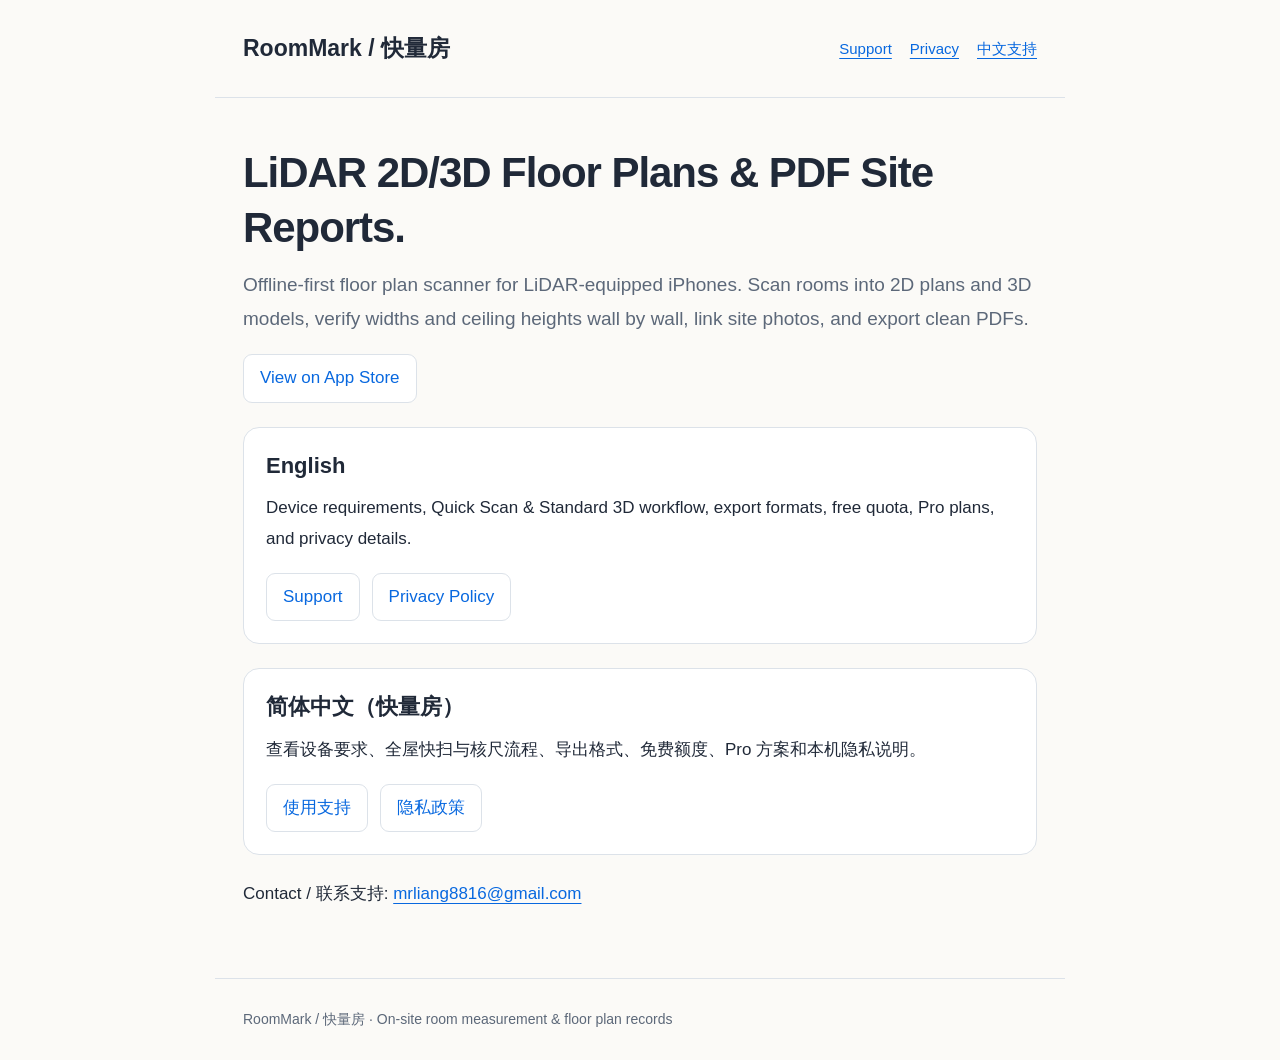
<file: PlanCue/index.html>
<!doctype html>
<html lang="en">
<head><meta charset="utf-8"><meta name="viewport" content="width=device-width, initial-scale=1"><title>RoomMark / 快量房 — Support &amp; Privacy</title><meta name="description" content="Support and privacy documentation for RoomMark (快量房), an offline-first LiDAR 2D/3D floor plan scanner for iPhone."><link rel="stylesheet" href="style.css"></head>
<body>
<header><a class="brand" href="index.html">RoomMark / 快量房</a><nav aria-label="Page navigation"><a href="support.html">Support</a><a href="privacy.html">Privacy</a><a href="support-zh.html" lang="zh-Hans">中文支持</a></nav></header>
<main>
<h1>LiDAR 2D/3D Floor Plans &amp; PDF Site Reports.</h1>
<p class="intro">Offline-first floor plan scanner for LiDAR-equipped iPhones. Scan rooms into 2D plans and 3D models, verify widths and ceiling heights wall by wall, link site photos, and export clean PDFs.</p>
<p class="actions"><a class="button" href="https://apps.apple.com/app/id6823888335">View on App Store</a></p>
<section class="card"><h2>English</h2><p>Device requirements, Quick Scan &amp; Standard 3D workflow, export formats, free quota, Pro plans, and privacy details.</p><div class="actions"><a class="button" href="support.html">Support</a><a class="button" href="privacy.html">Privacy Policy</a></div></section>
<section class="card" lang="zh-Hans"><h2>简体中文（快量房）</h2><p>查看设备要求、全屋快扫与核尺流程、导出格式、免费额度、Pro 方案和本机隐私说明。</p><div class="actions"><a class="button" href="support-zh.html">使用支持</a><a class="button" href="privacy-zh.html">隐私政策</a></div></section>
<p>Contact / 联系支持: <a href="mailto:mrliang8816@gmail.com">mrliang8816@gmail.com</a></p>
</main><footer>RoomMark / 快量房 · On-site room measurement &amp; floor plan records</footer>
</body></html>
</file>
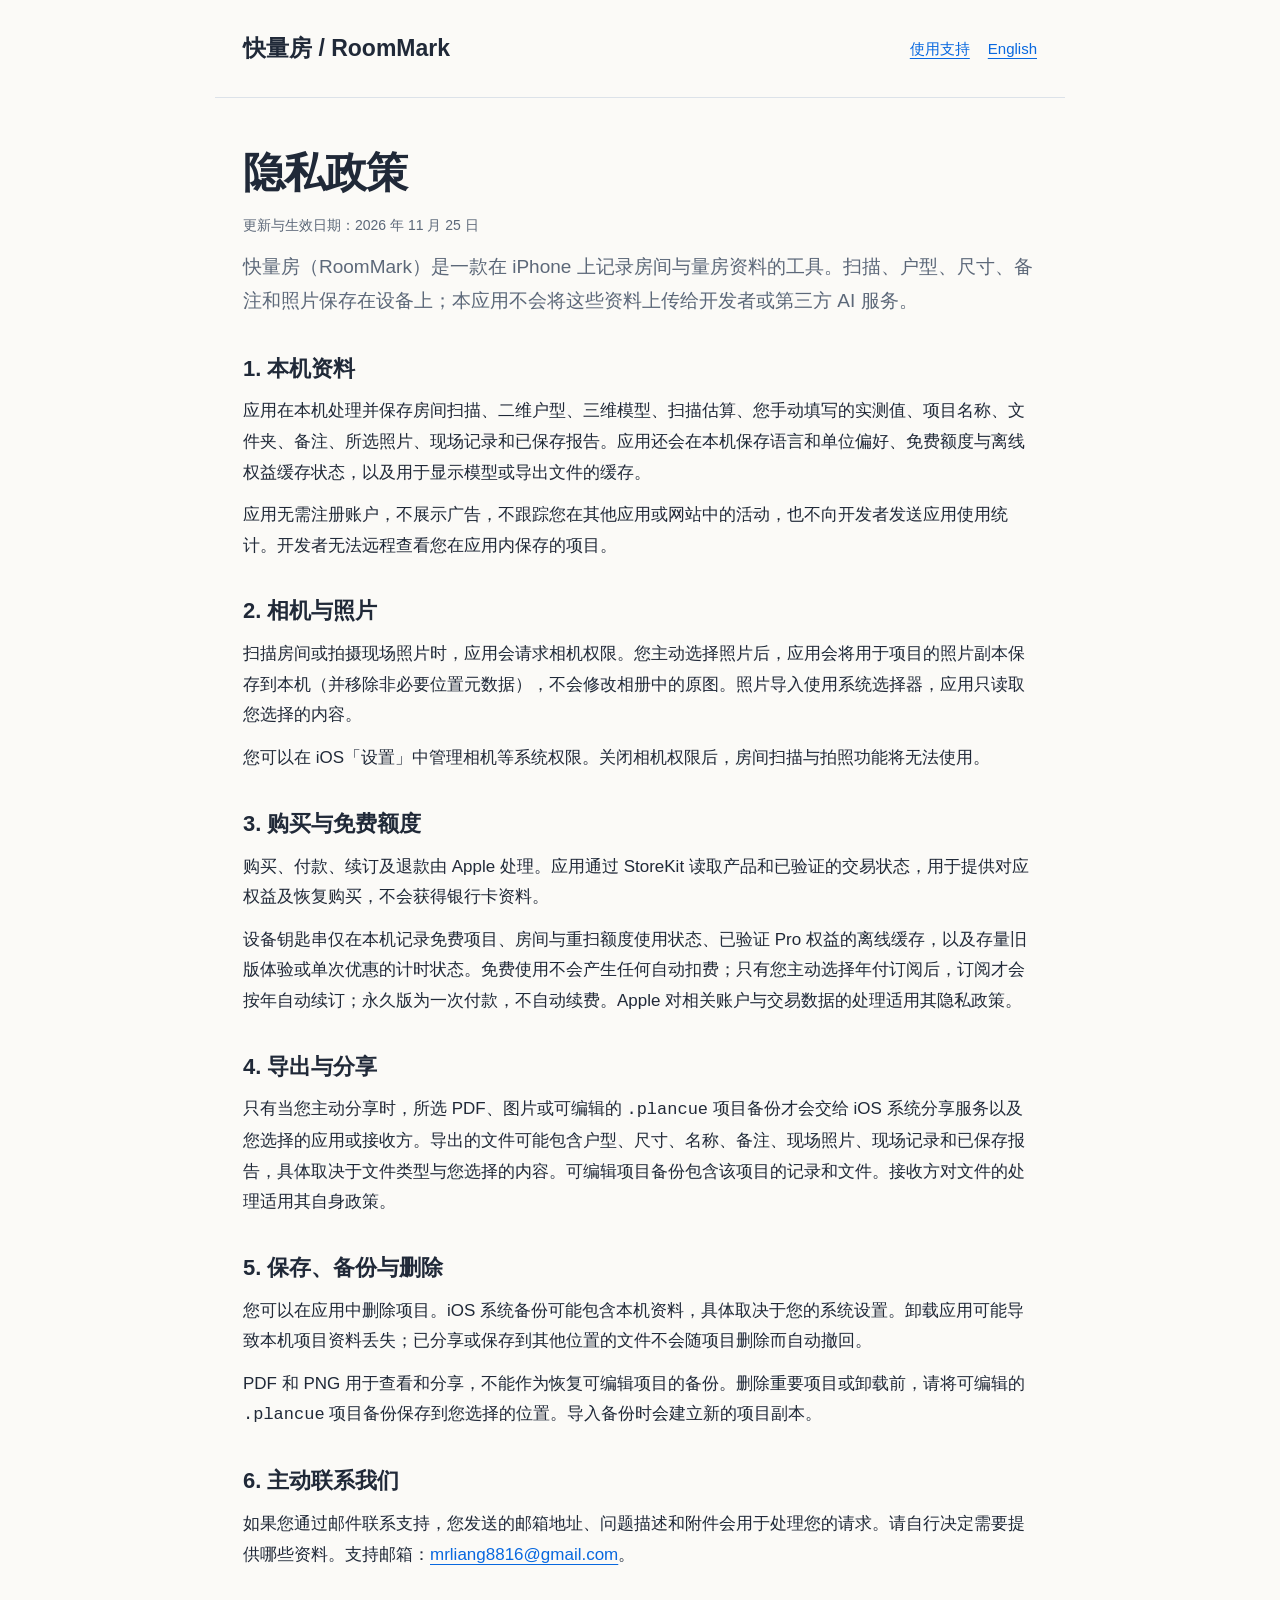
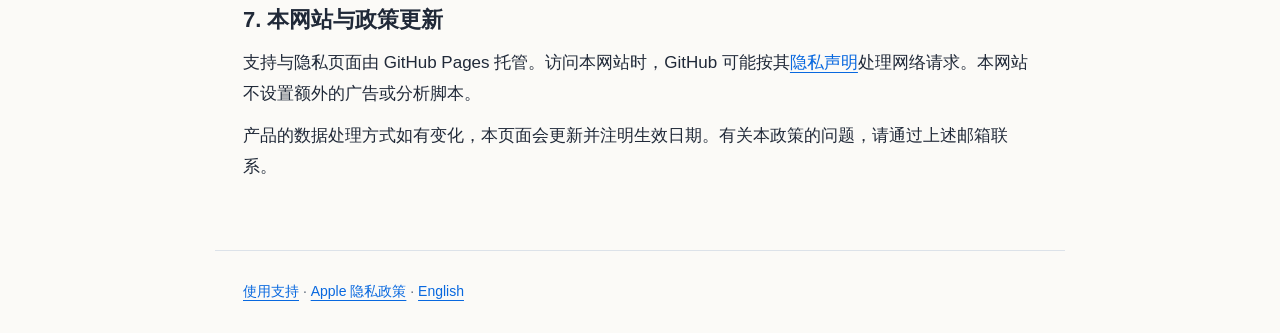
<file: PlanCue/privacy-zh.html>
<!doctype html>
<html lang="zh-Hans">
<head><meta charset="utf-8"><meta name="viewport" content="width=device-width, initial-scale=1"><title>隐私政策 — 快量房 / RoomMark</title><link rel="stylesheet" href="style.css"></head>
<body>
<header><a class="brand" href="index.html">快量房 / RoomMark</a><nav aria-label="页面导航"><a href="support-zh.html">使用支持</a><a href="privacy.html" lang="en" hreflang="en">English</a></nav></header>
<main>
<h1>隐私政策</h1><p class="date">更新与生效日期：2026 年 11 月 25 日</p>
<p class="intro">快量房（RoomMark）是一款在 iPhone 上记录房间与量房资料的工具。扫描、户型、尺寸、备注和照片保存在设备上；本应用不会将这些资料上传给开发者或第三方 AI 服务。</p>
<h2>1. 本机资料</h2>
<p>应用在本机处理并保存房间扫描、二维户型、三维模型、扫描估算、您手动填写的实测值、项目名称、文件夹、备注、所选照片、现场记录和已保存报告。应用还会在本机保存语言和单位偏好、免费额度与离线权益缓存状态，以及用于显示模型或导出文件的缓存。</p>
<p>应用无需注册账户，不展示广告，不跟踪您在其他应用或网站中的活动，也不向开发者发送应用使用统计。开发者无法远程查看您在应用内保存的项目。</p>
<h2>2. 相机与照片</h2>
<p>扫描房间或拍摄现场照片时，应用会请求相机权限。您主动选择照片后，应用会将用于项目的照片副本保存到本机（并移除非必要位置元数据），不会修改相册中的原图。照片导入使用系统选择器，应用只读取您选择的内容。</p>
<p>您可以在 iOS「设置」中管理相机等系统权限。关闭相机权限后，房间扫描与拍照功能将无法使用。</p>
<h2>3. 购买与免费额度</h2>
<p>购买、付款、续订及退款由 Apple 处理。应用通过 StoreKit 读取产品和已验证的交易状态，用于提供对应权益及恢复购买，不会获得银行卡资料。</p>
<p>设备钥匙串仅在本机记录免费项目、房间与重扫额度使用状态、已验证 Pro 权益的离线缓存，以及存量旧版体验或单次优惠的计时状态。免费使用不会产生任何自动扣费；只有您主动选择年付订阅后，订阅才会按年自动续订；永久版为一次付款，不自动续费。Apple 对相关账户与交易数据的处理适用其隐私政策。</p>
<h2>4. 导出与分享</h2>
<p>只有当您主动分享时，所选 PDF、图片或可编辑的 <code>.plancue</code> 项目备份才会交给 iOS 系统分享服务以及您选择的应用或接收方。导出的文件可能包含户型、尺寸、名称、备注、现场照片、现场记录和已保存报告，具体取决于文件类型与您选择的内容。可编辑项目备份包含该项目的记录和文件。接收方对文件的处理适用其自身政策。</p>
<h2>5. 保存、备份与删除</h2>
<p>您可以在应用中删除项目。iOS 系统备份可能包含本机资料，具体取决于您的系统设置。卸载应用可能导致本机项目资料丢失；已分享或保存到其他位置的文件不会随项目删除而自动撤回。</p>
<p>PDF 和 PNG 用于查看和分享，不能作为恢复可编辑项目的备份。删除重要项目或卸载前，请将可编辑的 <code>.plancue</code> 项目备份保存到您选择的位置。导入备份时会建立新的项目副本。</p>
<h2>6. 主动联系我们</h2>
<p>如果您通过邮件联系支持，您发送的邮箱地址、问题描述和附件会用于处理您的请求。请自行决定需要提供哪些资料。支持邮箱：<a href="mailto:mrliang8816@gmail.com">mrliang8816@gmail.com</a>。</p>
<h2>7. 本网站与政策更新</h2>
<p>支持与隐私页面由 GitHub Pages 托管。访问本网站时，GitHub 可能按其<a href="https://docs.github.com/en/site-policy/privacy-policies/github-general-privacy-statement">隐私声明</a>处理网络请求。本网站不设置额外的广告或分析脚本。</p>
<p>产品的数据处理方式如有变化，本页面会更新并注明生效日期。有关本政策的问题，请通过上述邮箱联系。</p>
</main><footer><a href="support-zh.html">使用支持</a> &middot; <a href="https://www.apple.com/legal/privacy/">Apple 隐私政策</a> &middot; <a href="privacy.html" lang="en">English</a></footer>
</body></html>
</file>
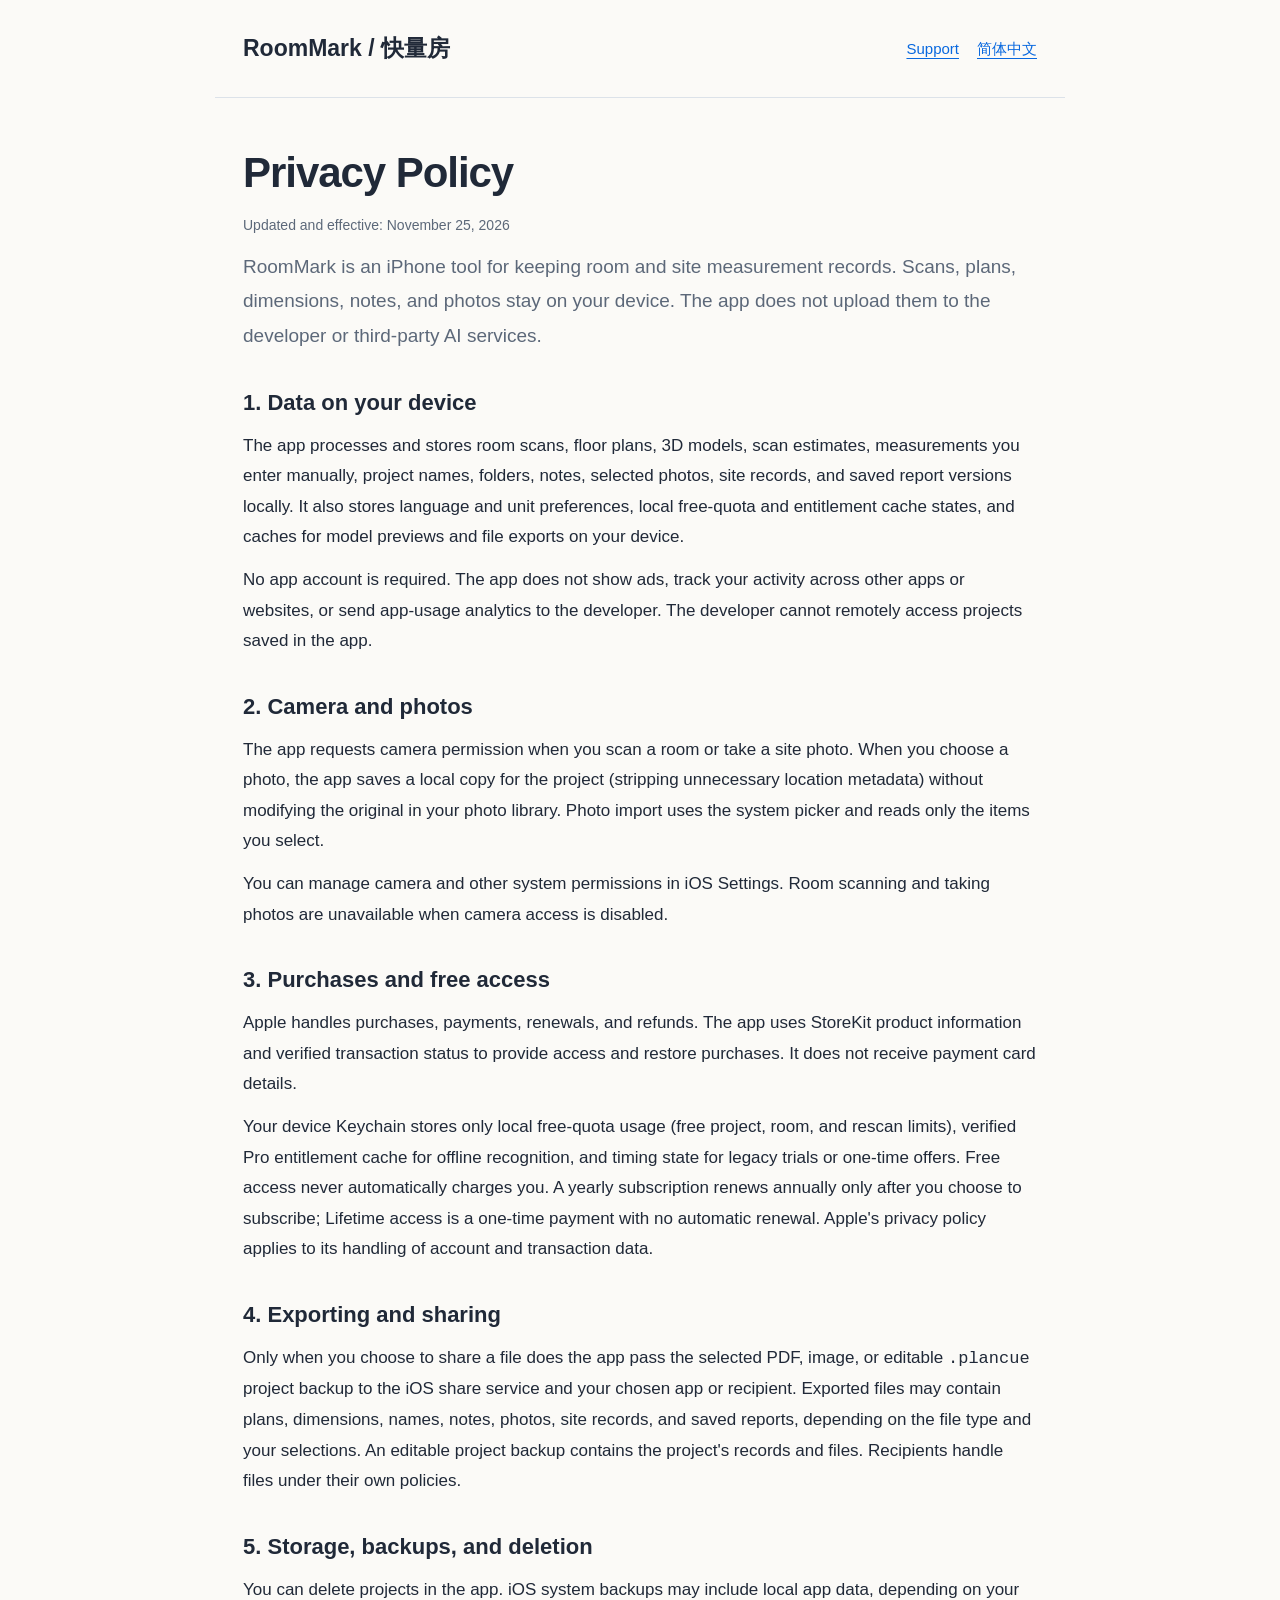
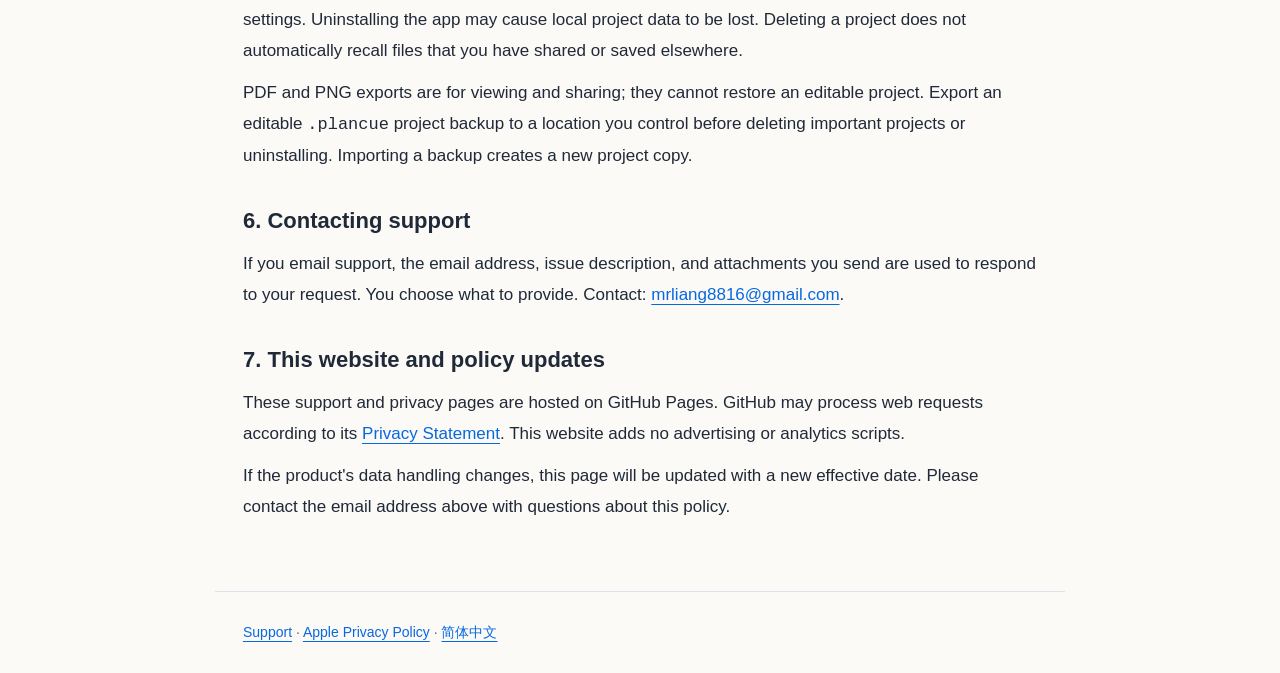
<file: PlanCue/privacy.html>
<!doctype html>
<html lang="en">
<head><meta charset="utf-8"><meta name="viewport" content="width=device-width, initial-scale=1"><title>Privacy Policy — RoomMark</title><link rel="stylesheet" href="style.css"></head>
<body>
<header><a class="brand" href="index.html">RoomMark / 快量房</a><nav aria-label="Page navigation"><a href="support.html">Support</a><a href="privacy-zh.html" lang="zh-Hans" hreflang="zh-Hans">简体中文</a></nav></header>
<main>
<h1>Privacy Policy</h1><p class="date">Updated and effective: November 25, 2026</p>
<p class="intro">RoomMark is an iPhone tool for keeping room and site measurement records. Scans, plans, dimensions, notes, and photos stay on your device. The app does not upload them to the developer or third-party AI services.</p>
<h2>1. Data on your device</h2>
<p>The app processes and stores room scans, floor plans, 3D models, scan estimates, measurements you enter manually, project names, folders, notes, selected photos, site records, and saved report versions locally. It also stores language and unit preferences, local free-quota and entitlement cache states, and caches for model previews and file exports on your device.</p>
<p>No app account is required. The app does not show ads, track your activity across other apps or websites, or send app-usage analytics to the developer. The developer cannot remotely access projects saved in the app.</p>
<h2>2. Camera and photos</h2>
<p>The app requests camera permission when you scan a room or take a site photo. When you choose a photo, the app saves a local copy for the project (stripping unnecessary location metadata) without modifying the original in your photo library. Photo import uses the system picker and reads only the items you select.</p>
<p>You can manage camera and other system permissions in iOS Settings. Room scanning and taking photos are unavailable when camera access is disabled.</p>
<h2>3. Purchases and free access</h2>
<p>Apple handles purchases, payments, renewals, and refunds. The app uses StoreKit product information and verified transaction status to provide access and restore purchases. It does not receive payment card details.</p>
<p>Your device Keychain stores only local free-quota usage (free project, room, and rescan limits), verified Pro entitlement cache for offline recognition, and timing state for legacy trials or one-time offers. Free access never automatically charges you. A yearly subscription renews annually only after you choose to subscribe; Lifetime access is a one-time payment with no automatic renewal. Apple's privacy policy applies to its handling of account and transaction data.</p>
<h2>4. Exporting and sharing</h2>
<p>Only when you choose to share a file does the app pass the selected PDF, image, or editable <code>.plancue</code> project backup to the iOS share service and your chosen app or recipient. Exported files may contain plans, dimensions, names, notes, photos, site records, and saved reports, depending on the file type and your selections. An editable project backup contains the project's records and files. Recipients handle files under their own policies.</p>
<h2>5. Storage, backups, and deletion</h2>
<p>You can delete projects in the app. iOS system backups may include local app data, depending on your settings. Uninstalling the app may cause local project data to be lost. Deleting a project does not automatically recall files that you have shared or saved elsewhere.</p>
<p>PDF and PNG exports are for viewing and sharing; they cannot restore an editable project. Export an editable <code>.plancue</code> project backup to a location you control before deleting important projects or uninstalling. Importing a backup creates a new project copy.</p>
<h2>6. Contacting support</h2>
<p>If you email support, the email address, issue description, and attachments you send are used to respond to your request. You choose what to provide. Contact: <a href="mailto:mrliang8816@gmail.com">mrliang8816@gmail.com</a>.</p>
<h2>7. This website and policy updates</h2>
<p>These support and privacy pages are hosted on GitHub Pages. GitHub may process web requests according to its <a href="https://docs.github.com/en/site-policy/privacy-policies/github-general-privacy-statement">Privacy Statement</a>. This website adds no advertising or analytics scripts.</p>
<p>If the product's data handling changes, this page will be updated with a new effective date. Please contact the email address above with questions about this policy.</p>
</main><footer><a href="support.html">Support</a> &middot; <a href="https://www.apple.com/legal/privacy/">Apple Privacy Policy</a> &middot; <a href="privacy-zh.html" lang="zh-Hans">简体中文</a></footer>
</body></html>
</file>
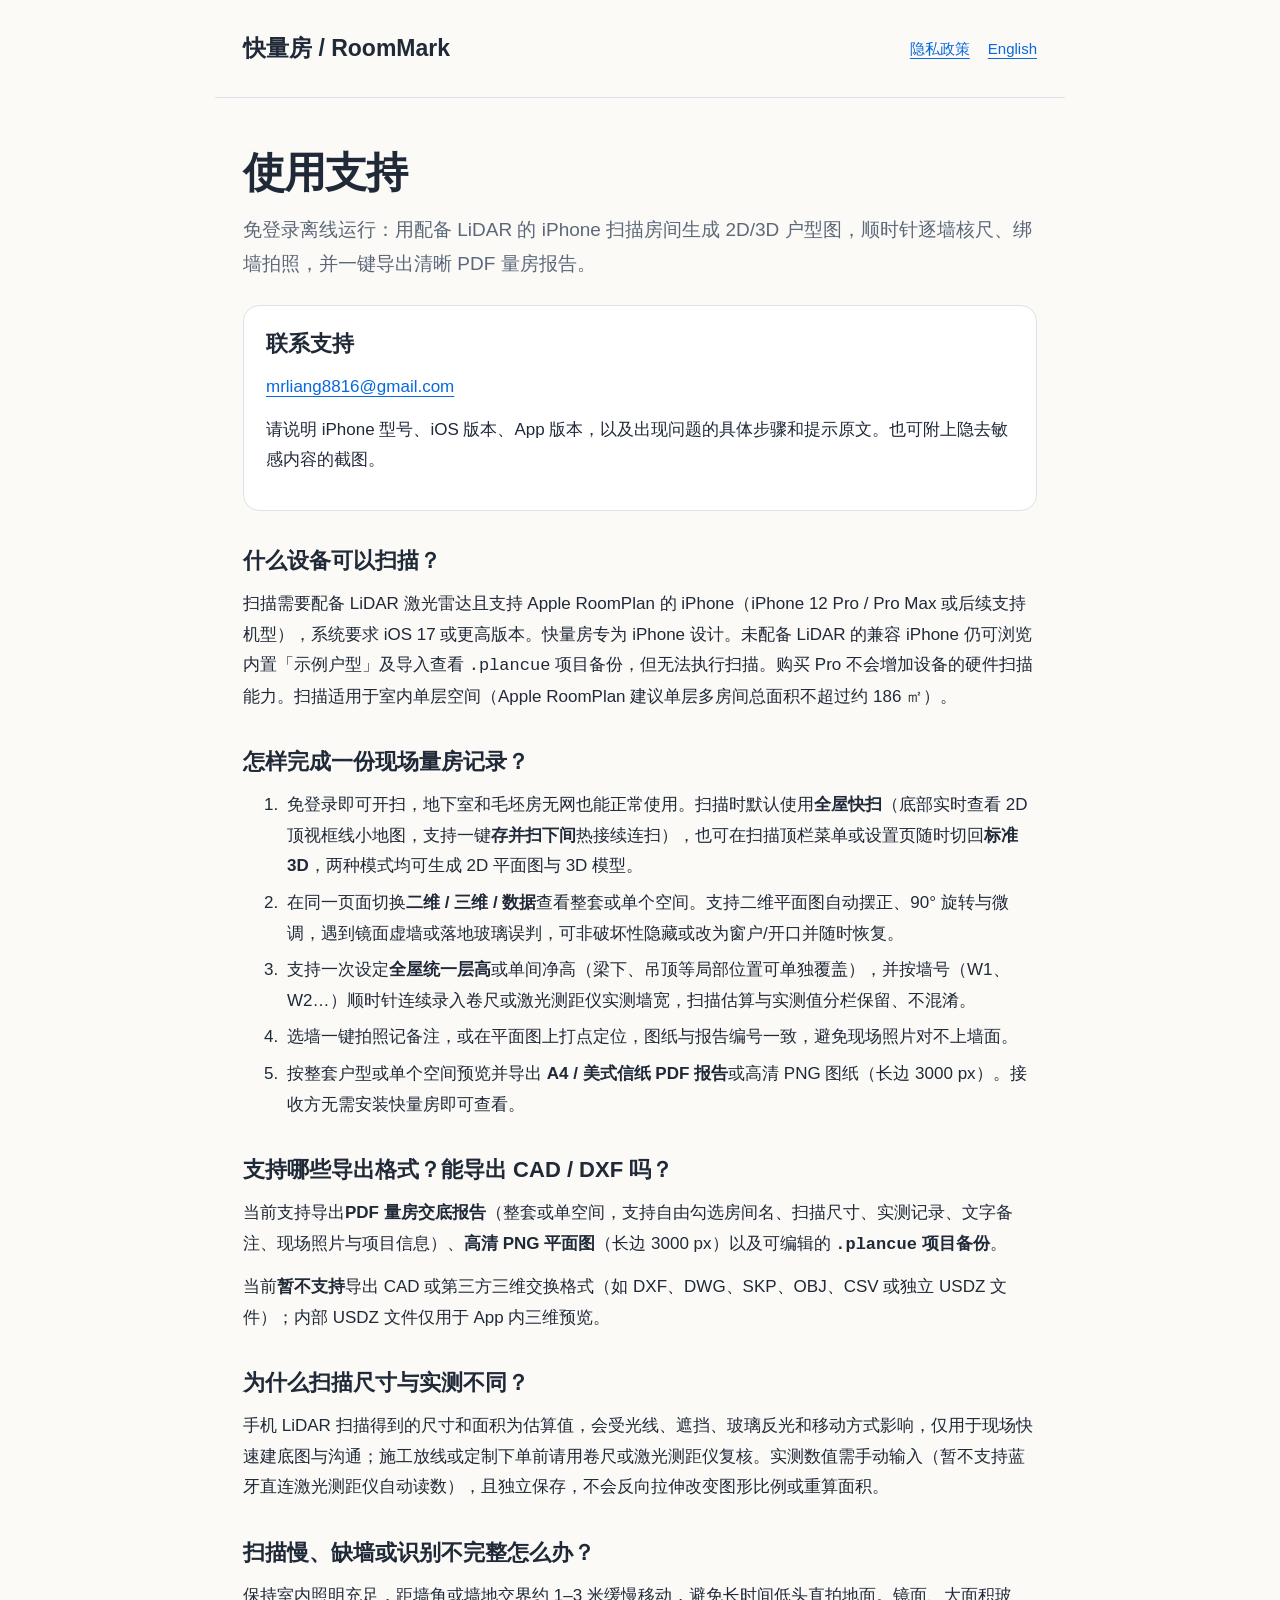
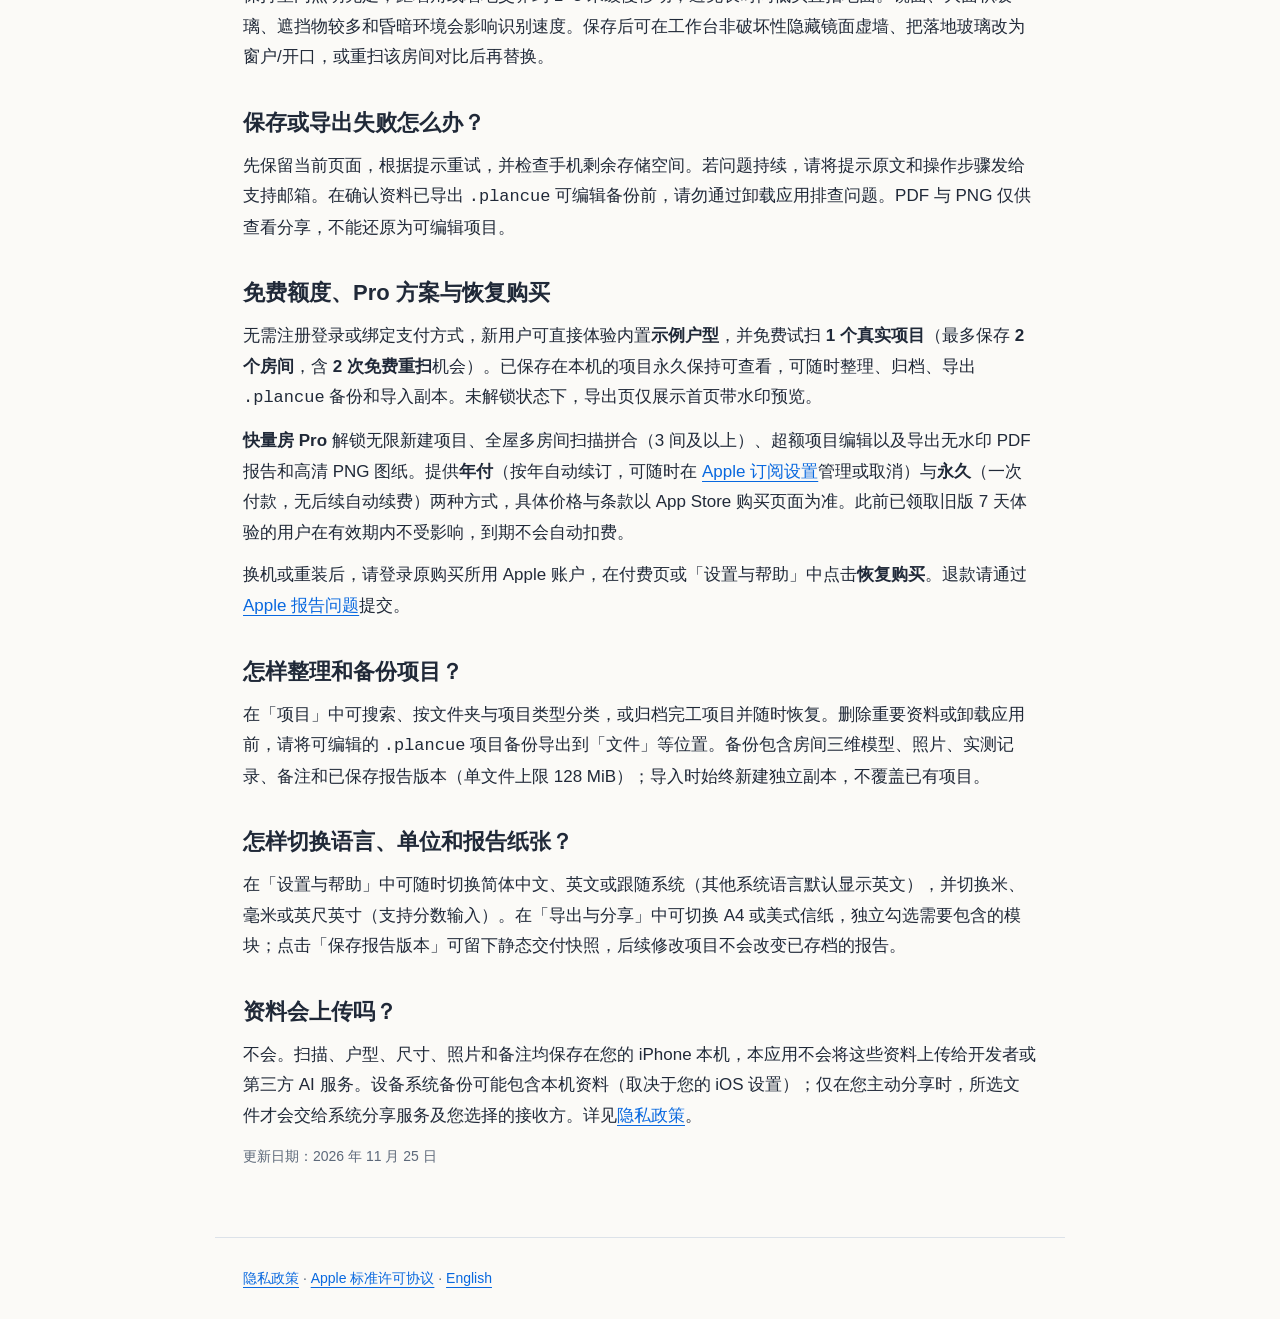
<file: PlanCue/support-zh.html>
<!doctype html>
<html lang="zh-Hans">
<head><meta charset="utf-8"><meta name="viewport" content="width=device-width, initial-scale=1"><title>使用支持 — 快量房 / RoomMark</title><link rel="stylesheet" href="style.css"></head>
<body>
<header><a class="brand" href="index.html">快量房 / RoomMark</a><nav aria-label="页面导航"><a href="privacy-zh.html">隐私政策</a><a href="support.html" lang="en" hreflang="en">English</a></nav></header>
<main>
<h1>使用支持</h1><p class="intro">免登录离线运行：用配备 LiDAR 的 iPhone 扫描房间生成 2D/3D 户型图，顺时针逐墙核尺、绑墙拍照，并一键导出清晰 PDF 量房报告。</p>
<section class="card"><h2>联系支持</h2><p><a href="mailto:mrliang8816@gmail.com?subject=RoomMark%20Support">mrliang8816@gmail.com</a></p><p>请说明 iPhone 型号、iOS 版本、App 版本，以及出现问题的具体步骤和提示原文。也可附上隐去敏感内容的截图。</p></section>
<h2>什么设备可以扫描？</h2>
<p>扫描需要配备 LiDAR 激光雷达且支持 Apple RoomPlan 的 iPhone（iPhone 12 Pro / Pro Max 或后续支持机型），系统要求 iOS 17 或更高版本。快量房专为 iPhone 设计。未配备 LiDAR 的兼容 iPhone 仍可浏览内置「示例户型」及导入查看 <code>.plancue</code> 项目备份，但无法执行扫描。购买 Pro 不会增加设备的硬件扫描能力。扫描适用于室内单层空间（Apple RoomPlan 建议单层多房间总面积不超过约 186 ㎡）。</p>
<h2>怎样完成一份现场量房记录？</h2>
<ol><li>免登录即可开扫，地下室和毛坯房无网也能正常使用。扫描时默认使用<strong>全屋快扫</strong>（底部实时查看 2D 顶视框线小地图，支持一键<strong>存并扫下间</strong>热接续连扫），也可在扫描顶栏菜单或设置页随时切回<strong>标准 3D</strong>，两种模式均可生成 2D 平面图与 3D 模型。</li><li>在同一页面切换<strong>二维 / 三维 / 数据</strong>查看整套或单个空间。支持二维平面图自动摆正、90&deg; 旋转与微调，遇到镜面虚墙或落地玻璃误判，可非破坏性隐藏或改为窗户/开口并随时恢复。</li><li>支持一次设定<strong>全屋统一层高</strong>或单间净高（梁下、吊顶等局部位置可单独覆盖），并按墙号（W1、W2&hellip;）顺时针连续录入卷尺或激光测距仪实测墙宽，扫描估算与实测值分栏保留、不混淆。</li><li>选墙一键拍照记备注，或在平面图上打点定位，图纸与报告编号一致，避免现场照片对不上墙面。</li><li>按整套户型或单个空间预览并导出 <strong>A4 / 美式信纸 PDF 报告</strong>或高清 PNG 图纸（长边 3000 px）。接收方无需安装快量房即可查看。</li></ol>
<h2>支持哪些导出格式？能导出 CAD / DXF 吗？</h2>
<p>当前支持导出<strong>PDF 量房交底报告</strong>（整套或单空间，支持自由勾选房间名、扫描尺寸、实测记录、文字备注、现场照片与项目信息）、<strong>高清 PNG 平面图</strong>（长边 3000 px）以及可编辑的 <strong><code>.plancue</code> 项目备份</strong>。</p>
<p>当前<strong>暂不支持</strong>导出 CAD 或第三方三维交换格式（如 DXF、DWG、SKP、OBJ、CSV 或独立 USDZ 文件）；内部 USDZ 文件仅用于 App 内三维预览。</p>
<h2>为什么扫描尺寸与实测不同？</h2>
<p>手机 LiDAR 扫描得到的尺寸和面积为估算值，会受光线、遮挡、玻璃反光和移动方式影响，仅用于现场快速建底图与沟通；施工放线或定制下单前请用卷尺或激光测距仪复核。实测数值需手动输入（暂不支持蓝牙直连激光测距仪自动读数），且独立保存，不会反向拉伸改变图形比例或重算面积。</p>
<h2>扫描慢、缺墙或识别不完整怎么办？</h2>
<p>保持室内照明充足，距墙角或墙地交界约 1&ndash;3 米缓慢移动，避免长时间低头直拍地面。镜面、大面积玻璃、遮挡物较多和昏暗环境会影响识别速度。保存后可在工作台非破坏性隐藏镜面虚墙、把落地玻璃改为窗户/开口，或重扫该房间对比后再替换。</p>
<h2>保存或导出失败怎么办？</h2>
<p>先保留当前页面，根据提示重试，并检查手机剩余存储空间。若问题持续，请将提示原文和操作步骤发给支持邮箱。在确认资料已导出 <code>.plancue</code> 可编辑备份前，请勿通过卸载应用排查问题。PDF 与 PNG 仅供查看分享，不能还原为可编辑项目。</p>
<h2>免费额度、Pro 方案与恢复购买</h2>
<p>无需注册登录或绑定支付方式，新用户可直接体验内置<strong>示例户型</strong>，并免费试扫 <strong>1 个真实项目</strong>（最多保存 <strong>2 个房间</strong>，含 <strong>2 次免费重扫</strong>机会）。已保存在本机的项目永久保持可查看，可随时整理、归档、导出 <code>.plancue</code> 备份和导入副本。未解锁状态下，导出页仅展示首页带水印预览。</p>
<p><strong>快量房 Pro</strong> 解锁无限新建项目、全屋多房间扫描拼合（3 间及以上）、超额项目编辑以及导出无水印 PDF 报告和高清 PNG 图纸。提供<strong>年付</strong>（按年自动续订，可随时在 <a href="https://apps.apple.com/account/subscriptions">Apple 订阅设置</a>管理或取消）与<strong>永久</strong>（一次付款，无后续自动续费）两种方式，具体价格与条款以 App Store 购买页面为准。此前已领取旧版 7 天体验的用户在有效期内不受影响，到期不会自动扣费。</p>
<p>换机或重装后，请登录原购买所用 Apple 账户，在付费页或「设置与帮助」中点击<strong>恢复购买</strong>。退款请通过 <a href="https://reportaproblem.apple.com/">Apple 报告问题</a>提交。</p>
<h2>怎样整理和备份项目？</h2>
<p>在「项目」中可搜索、按文件夹与项目类型分类，或归档完工项目并随时恢复。删除重要资料或卸载应用前，请将可编辑的 <code>.plancue</code> 项目备份导出到「文件」等位置。备份包含房间三维模型、照片、实测记录、备注和已保存报告版本（单文件上限 128 MiB）；导入时始终新建独立副本，不覆盖已有项目。</p>
<h2>怎样切换语言、单位和报告纸张？</h2>
<p>在「设置与帮助」中可随时切换简体中文、英文或跟随系统（其他系统语言默认显示英文），并切换米、毫米或英尺英寸（支持分数输入）。在「导出与分享」中可切换 A4 或美式信纸，独立勾选需要包含的模块；点击「保存报告版本」可留下静态交付快照，后续修改项目不会改变已存档的报告。</p>
<h2>资料会上传吗？</h2>
<p>不会。扫描、户型、尺寸、照片和备注均保存在您的 iPhone 本机，本应用不会将这些资料上传给开发者或第三方 AI 服务。设备系统备份可能包含本机资料（取决于您的 iOS 设置）；仅在您主动分享时，所选文件才会交给系统分享服务及您选择的接收方。详见<a href="privacy-zh.html">隐私政策</a>。</p>
<p class="date">更新日期：2026 年 11 月 25 日</p>
</main><footer><a href="privacy-zh.html">隐私政策</a> &middot; <a href="https://www.apple.com/legal/internet-services/itunes/dev/stdeula/">Apple 标准许可协议</a> &middot; <a href="support.html" lang="en">English</a></footer>
</body></html>
</file>
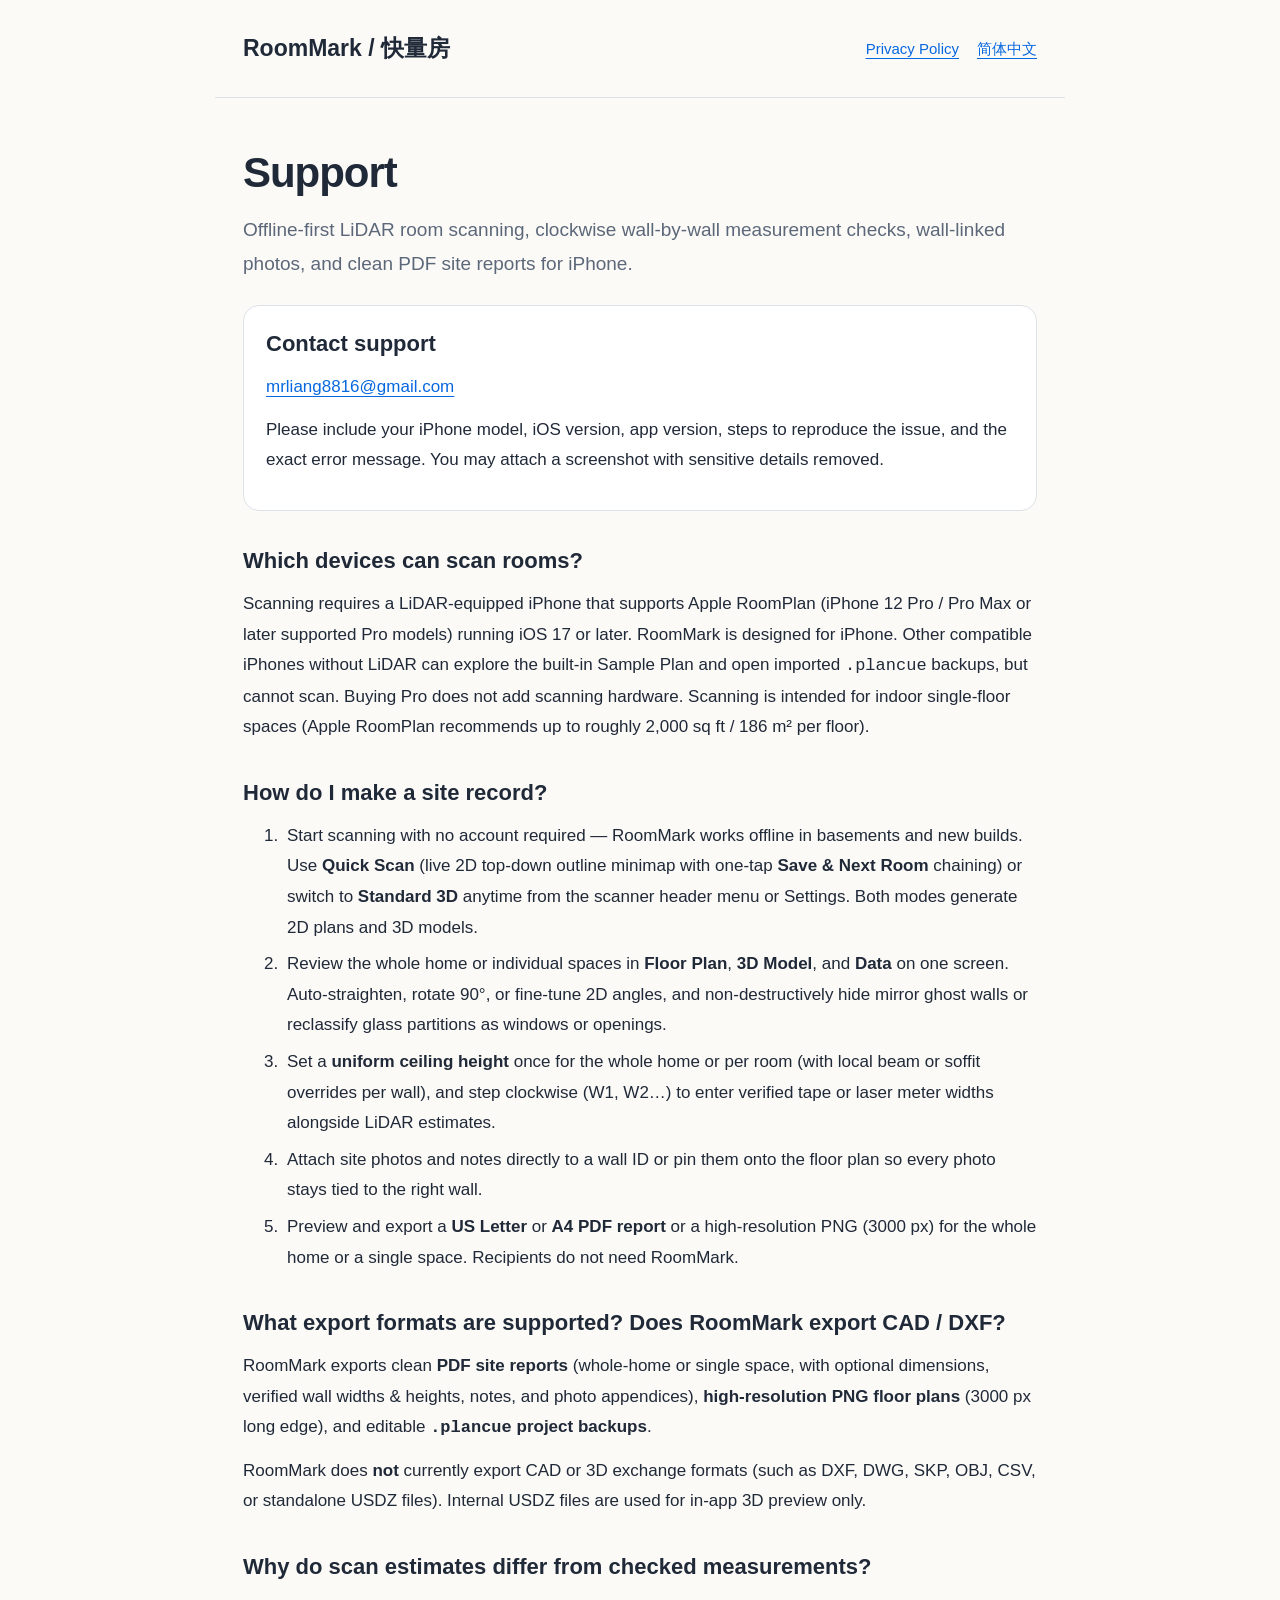
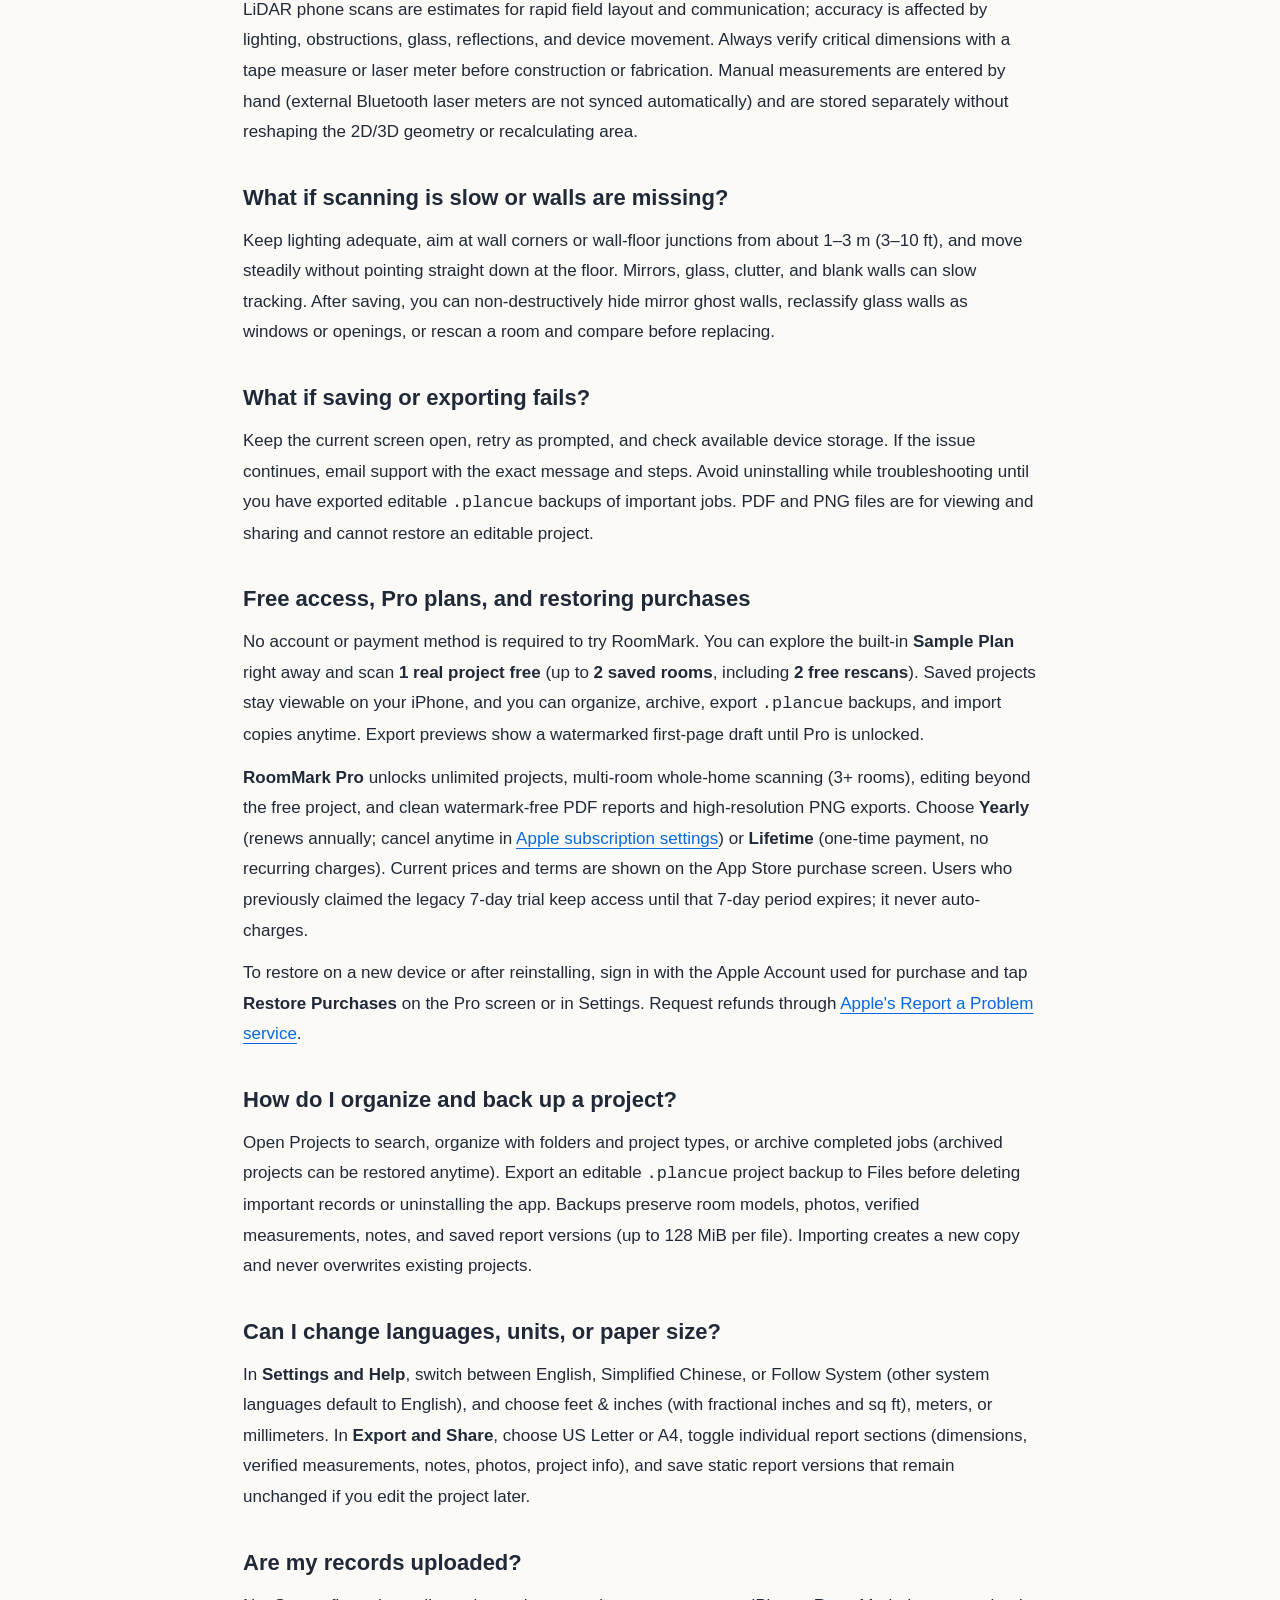
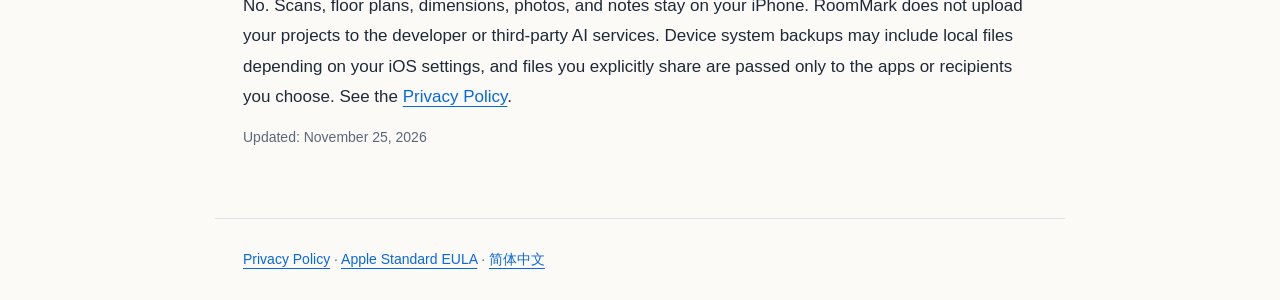
<file: PlanCue/support.html>
<!doctype html>
<html lang="en">
<head><meta charset="utf-8"><meta name="viewport" content="width=device-width, initial-scale=1"><title>Support — RoomMark</title><link rel="stylesheet" href="style.css"></head>
<body>
<header><a class="brand" href="index.html">RoomMark / 快量房</a><nav aria-label="Page navigation"><a href="privacy.html">Privacy Policy</a><a href="support-zh.html" lang="zh-Hans" hreflang="zh-Hans">简体中文</a></nav></header>
<main>
<h1>Support</h1><p class="intro">Offline-first LiDAR room scanning, clockwise wall-by-wall measurement checks, wall-linked photos, and clean PDF site reports for iPhone.</p>
<section class="card"><h2>Contact support</h2><p><a href="mailto:mrliang8816@gmail.com?subject=RoomMark%20Support">mrliang8816@gmail.com</a></p><p>Please include your iPhone model, iOS version, app version, steps to reproduce the issue, and the exact error message. You may attach a screenshot with sensitive details removed.</p></section>
<h2>Which devices can scan rooms?</h2>
<p>Scanning requires a LiDAR-equipped iPhone that supports Apple RoomPlan (iPhone 12 Pro / Pro Max or later supported Pro models) running iOS 17 or later. RoomMark is designed for iPhone. Other compatible iPhones without LiDAR can explore the built-in Sample Plan and open imported <code>.plancue</code> backups, but cannot scan. Buying Pro does not add scanning hardware. Scanning is intended for indoor single-floor spaces (Apple RoomPlan recommends up to roughly 2,000 sq ft / 186 m&sup2; per floor).</p>
<h2>How do I make a site record?</h2>
<ol><li>Start scanning with no account required — RoomMark works offline in basements and new builds. Use <strong>Quick Scan</strong> (live 2D top-down outline minimap with one-tap <strong>Save &amp; Next Room</strong> chaining) or switch to <strong>Standard 3D</strong> anytime from the scanner header menu or Settings. Both modes generate 2D plans and 3D models.</li><li>Review the whole home or individual spaces in <strong>Floor Plan</strong>, <strong>3D Model</strong>, and <strong>Data</strong> on one screen. Auto-straighten, rotate 90&deg;, or fine-tune 2D angles, and non-destructively hide mirror ghost walls or reclassify glass partitions as windows or openings.</li><li>Set a <strong>uniform ceiling height</strong> once for the whole home or per room (with local beam or soffit overrides per wall), and step clockwise (W1, W2&hellip;) to enter verified tape or laser meter widths alongside LiDAR estimates.</li><li>Attach site photos and notes directly to a wall ID or pin them onto the floor plan so every photo stays tied to the right wall.</li><li>Preview and export a <strong>US Letter</strong> or <strong>A4 PDF report</strong> or a high-resolution PNG (3000 px) for the whole home or a single space. Recipients do not need RoomMark.</li></ol>
<h2>What export formats are supported? Does RoomMark export CAD / DXF?</h2>
<p>RoomMark exports clean <strong>PDF site reports</strong> (whole-home or single space, with optional dimensions, verified wall widths &amp; heights, notes, and photo appendices), <strong>high-resolution PNG floor plans</strong> (3000 px long edge), and editable <strong><code>.plancue</code> project backups</strong>.</p>
<p>RoomMark does <strong>not</strong> currently export CAD or 3D exchange formats (such as DXF, DWG, SKP, OBJ, CSV, or standalone USDZ files). Internal USDZ files are used for in-app 3D preview only.</p>
<h2>Why do scan estimates differ from checked measurements?</h2>
<p>LiDAR phone scans are estimates for rapid field layout and communication; accuracy is affected by lighting, obstructions, glass, reflections, and device movement. Always verify critical dimensions with a tape measure or laser meter before construction or fabrication. Manual measurements are entered by hand (external Bluetooth laser meters are not synced automatically) and are stored separately without reshaping the 2D/3D geometry or recalculating area.</p>
<h2>What if scanning is slow or walls are missing?</h2>
<p>Keep lighting adequate, aim at wall corners or wall-floor junctions from about 1&ndash;3 m (3&ndash;10 ft), and move steadily without pointing straight down at the floor. Mirrors, glass, clutter, and blank walls can slow tracking. After saving, you can non-destructively hide mirror ghost walls, reclassify glass walls as windows or openings, or rescan a room and compare before replacing.</p>
<h2>What if saving or exporting fails?</h2>
<p>Keep the current screen open, retry as prompted, and check available device storage. If the issue continues, email support with the exact message and steps. Avoid uninstalling while troubleshooting until you have exported editable <code>.plancue</code> backups of important jobs. PDF and PNG files are for viewing and sharing and cannot restore an editable project.</p>
<h2>Free access, Pro plans, and restoring purchases</h2>
<p>No account or payment method is required to try RoomMark. You can explore the built-in <strong>Sample Plan</strong> right away and scan <strong>1 real project free</strong> (up to <strong>2 saved rooms</strong>, including <strong>2 free rescans</strong>). Saved projects stay viewable on your iPhone, and you can organize, archive, export <code>.plancue</code> backups, and import copies anytime. Export previews show a watermarked first-page draft until Pro is unlocked.</p>
<p><strong>RoomMark Pro</strong> unlocks unlimited projects, multi-room whole-home scanning (3+ rooms), editing beyond the free project, and clean watermark-free PDF reports and high-resolution PNG exports. Choose <strong>Yearly</strong> (renews annually; cancel anytime in <a href="https://apps.apple.com/account/subscriptions">Apple subscription settings</a>) or <strong>Lifetime</strong> (one-time payment, no recurring charges). Current prices and terms are shown on the App Store purchase screen. Users who previously claimed the legacy 7-day trial keep access until that 7-day period expires; it never auto-charges.</p>
<p>To restore on a new device or after reinstalling, sign in with the Apple Account used for purchase and tap <strong>Restore Purchases</strong> on the Pro screen or in Settings. Request refunds through <a href="https://reportaproblem.apple.com/">Apple's Report a Problem service</a>.</p>
<h2>How do I organize and back up a project?</h2>
<p>Open Projects to search, organize with folders and project types, or archive completed jobs (archived projects can be restored anytime). Export an editable <code>.plancue</code> project backup to Files before deleting important records or uninstalling the app. Backups preserve room models, photos, verified measurements, notes, and saved report versions (up to 128 MiB per file). Importing creates a new copy and never overwrites existing projects.</p>
<h2>Can I change languages, units, or paper size?</h2>
<p>In <strong>Settings and Help</strong>, switch between English, Simplified Chinese, or Follow System (other system languages default to English), and choose feet &amp; inches (with fractional inches and sq ft), meters, or millimeters. In <strong>Export and Share</strong>, choose US Letter or A4, toggle individual report sections (dimensions, verified measurements, notes, photos, project info), and save static report versions that remain unchanged if you edit the project later.</p>
<h2>Are my records uploaded?</h2>
<p>No. Scans, floor plans, dimensions, photos, and notes stay on your iPhone. RoomMark does not upload your projects to the developer or third-party AI services. Device system backups may include local files depending on your iOS settings, and files you explicitly share are passed only to the apps or recipients you choose. See the <a href="privacy.html">Privacy Policy</a>.</p>
<p class="date">Updated: November 25, 2026</p>
</main><footer><a href="privacy.html">Privacy Policy</a> &middot; <a href="https://www.apple.com/legal/internet-services/itunes/dev/stdeula/">Apple Standard EULA</a> &middot; <a href="support-zh.html" lang="zh-Hans">简体中文</a></footer>
</body></html>
</file>
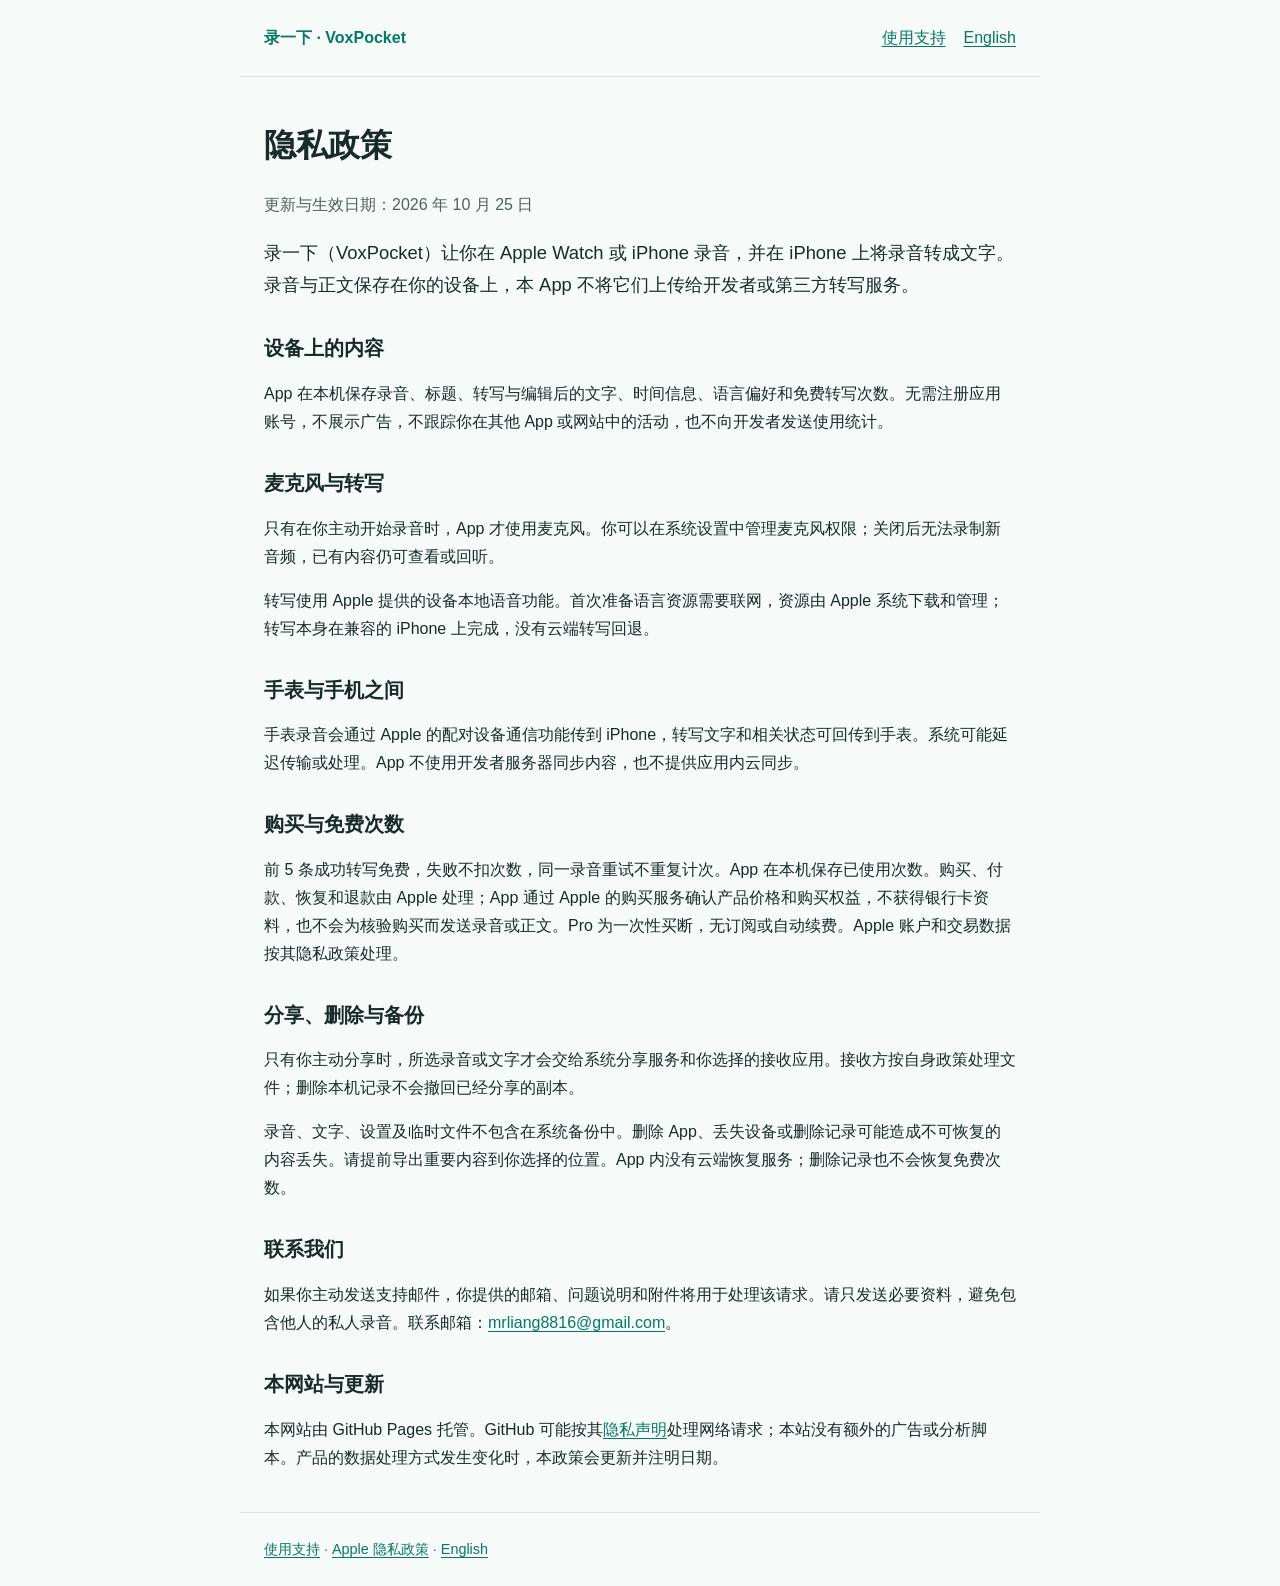
<file: VoxPocket/privacy-zh.html>
<!doctype html>
<html lang="zh-Hans"><head><meta charset="utf-8"><meta name="viewport" content="width=device-width,initial-scale=1"><title>隐私政策 — 录一下 · VoxPocket</title><link rel="stylesheet" href="style.css"></head><body>
<header><a class="brand" href="support-zh.html">录一下 · VoxPocket</a><nav aria-label="页面导航"><a href="support-zh.html">使用支持</a><a href="privacy.html" lang="en">English</a></nav></header>
<main><h1>隐私政策</h1><p class="date">更新与生效日期：2026 年 10 月 25 日</p>
<p class="intro">录一下（VoxPocket）让你在 Apple Watch 或 iPhone 录音，并在 iPhone 上将录音转成文字。录音与正文保存在你的设备上，本 App 不将它们上传给开发者或第三方转写服务。</p>
<h2>设备上的内容</h2><p>App 在本机保存录音、标题、转写与编辑后的文字、时间信息、语言偏好和免费转写次数。无需注册应用账号，不展示广告，不跟踪你在其他 App 或网站中的活动，也不向开发者发送使用统计。</p>
<h2>麦克风与转写</h2><p>只有在你主动开始录音时，App 才使用麦克风。你可以在系统设置中管理麦克风权限；关闭后无法录制新音频，已有内容仍可查看或回听。</p><p>转写使用 Apple 提供的设备本地语音功能。首次准备语言资源需要联网，资源由 Apple 系统下载和管理；转写本身在兼容的 iPhone 上完成，没有云端转写回退。</p>
<h2>手表与手机之间</h2><p>手表录音会通过 Apple 的配对设备通信功能传到 iPhone，转写文字和相关状态可回传到手表。系统可能延迟传输或处理。App 不使用开发者服务器同步内容，也不提供应用内云同步。</p>
<h2>购买与免费次数</h2><p>前 5 条成功转写免费，失败不扣次数，同一录音重试不重复计次。App 在本机保存已使用次数。购买、付款、恢复和退款由 Apple 处理；App 通过 Apple 的购买服务确认产品价格和购买权益，不获得银行卡资料，也不会为核验购买而发送录音或正文。Pro 为一次性买断，无订阅或自动续费。Apple 账户和交易数据按其隐私政策处理。</p>
<h2>分享、删除与备份</h2><p>只有你主动分享时，所选录音或文字才会交给系统分享服务和你选择的接收应用。接收方按自身政策处理文件；删除本机记录不会撤回已经分享的副本。</p><p>录音、文字、设置及临时文件不包含在系统备份中。删除 App、丢失设备或删除记录可能造成不可恢复的内容丢失。请提前导出重要内容到你选择的位置。App 内没有云端恢复服务；删除记录也不会恢复免费次数。</p>
<h2>联系我们</h2><p>如果你主动发送支持邮件，你提供的邮箱、问题说明和附件将用于处理该请求。请只发送必要资料，避免包含他人的私人录音。联系邮箱：<a href="mailto:mrliang8816@gmail.com">mrliang8816@gmail.com</a>。</p>
<h2>本网站与更新</h2><p>本网站由 GitHub Pages 托管。GitHub 可能按其<a href="https://docs.github.com/en/site-policy/privacy-policies/github-general-privacy-statement">隐私声明</a>处理网络请求；本站没有额外的广告或分析脚本。产品的数据处理方式发生变化时，本政策会更新并注明日期。</p></main>
<footer><a href="support-zh.html">使用支持</a> · <a href="https://www.apple.com/legal/privacy/">Apple 隐私政策</a> · <a href="privacy.html" lang="en">English</a></footer></body></html>
</file>
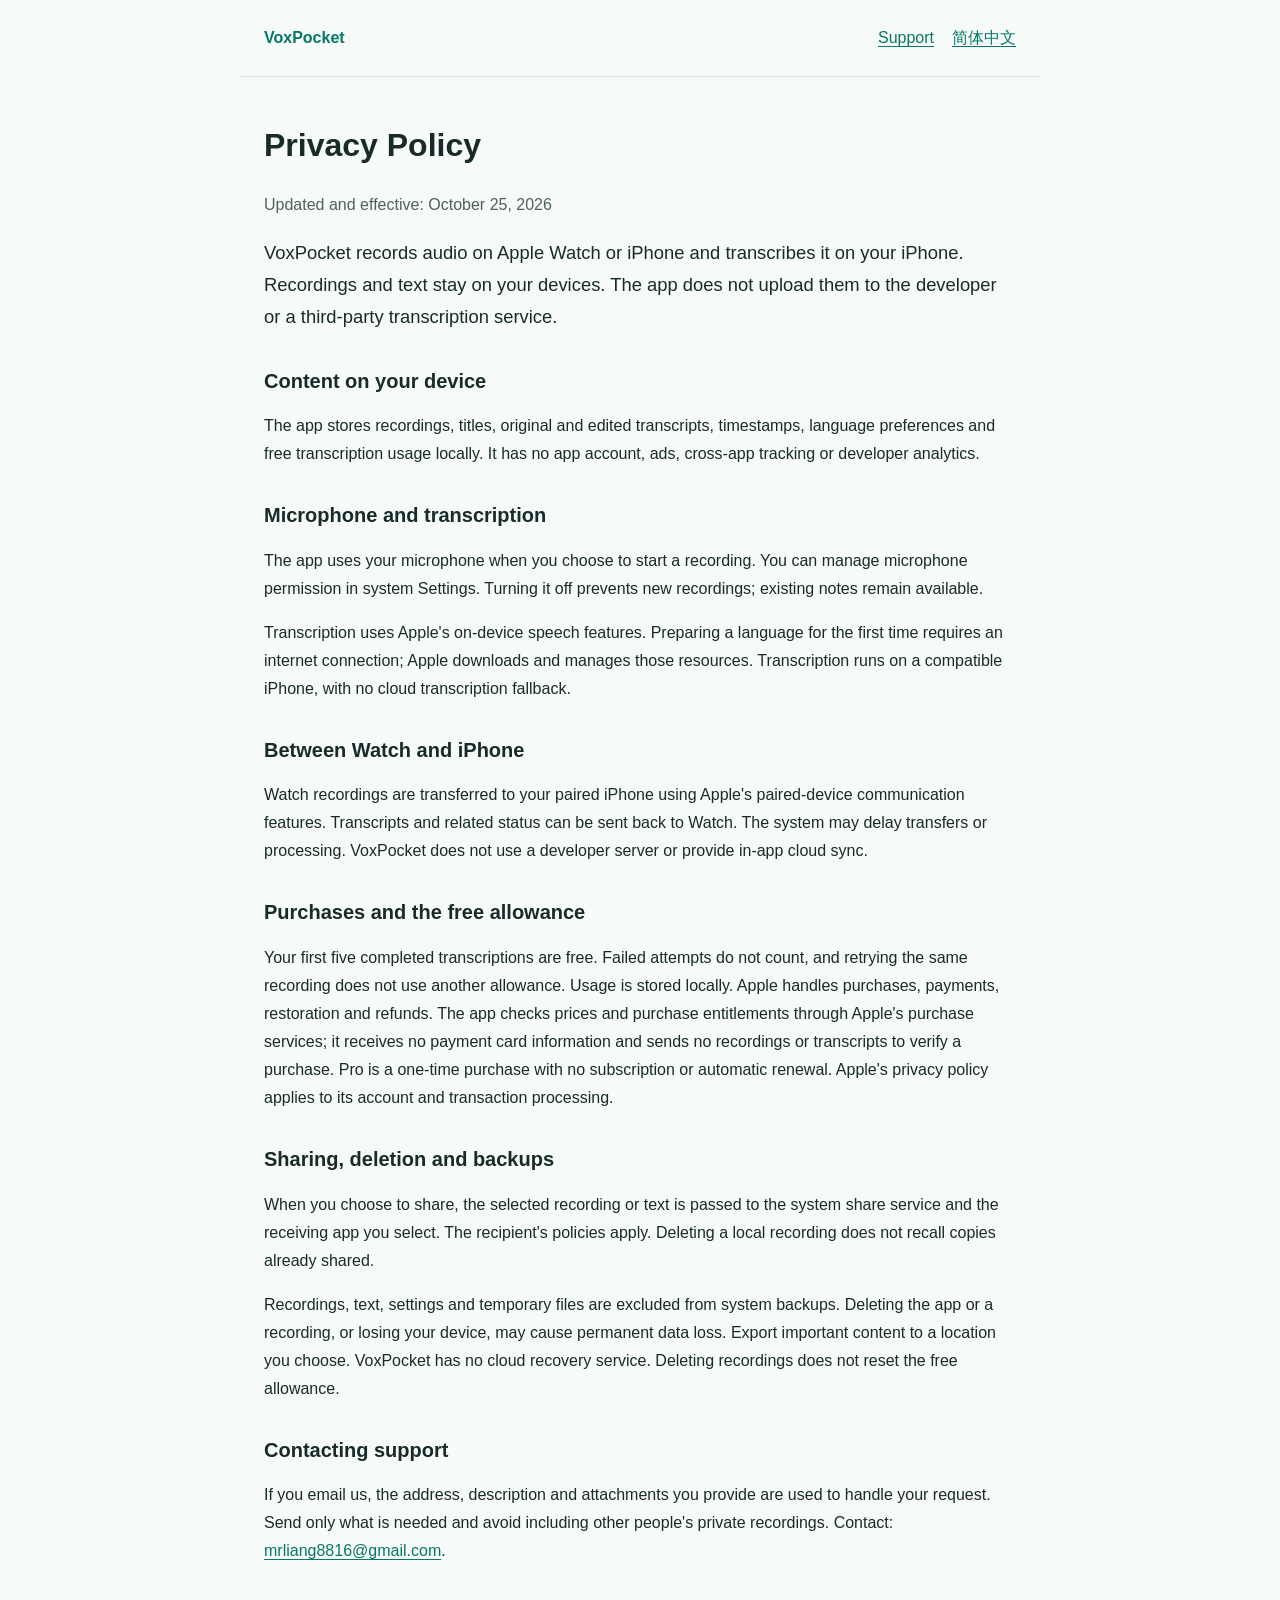
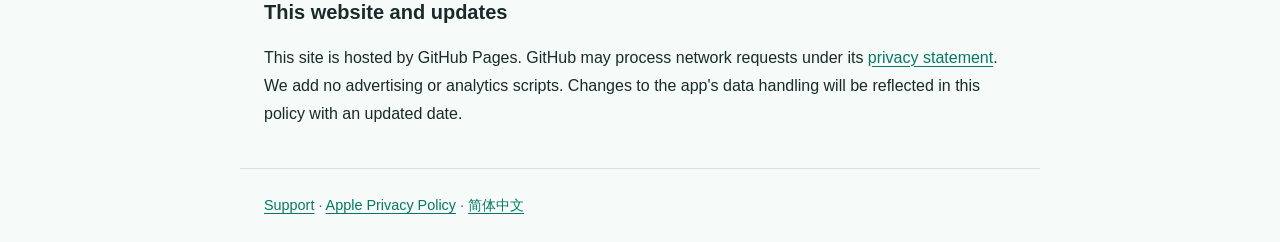
<file: VoxPocket/privacy.html>
<!doctype html>
<html lang="en"><head><meta charset="utf-8"><meta name="viewport" content="width=device-width,initial-scale=1"><title>Privacy Policy — VoxPocket</title><link rel="stylesheet" href="style.css"></head><body>
<header><a class="brand" href="support.html">VoxPocket</a><nav aria-label="Navigation"><a href="support.html">Support</a><a href="privacy-zh.html" lang="zh-Hans">简体中文</a></nav></header>
<main><h1>Privacy Policy</h1><p class="date">Updated and effective: October 25, 2026</p>
<p class="intro">VoxPocket records audio on Apple Watch or iPhone and transcribes it on your iPhone. Recordings and text stay on your devices. The app does not upload them to the developer or a third-party transcription service.</p>
<h2>Content on your device</h2><p>The app stores recordings, titles, original and edited transcripts, timestamps, language preferences and free transcription usage locally. It has no app account, ads, cross-app tracking or developer analytics.</p>
<h2>Microphone and transcription</h2><p>The app uses your microphone when you choose to start a recording. You can manage microphone permission in system Settings. Turning it off prevents new recordings; existing notes remain available.</p><p>Transcription uses Apple's on-device speech features. Preparing a language for the first time requires an internet connection; Apple downloads and manages those resources. Transcription runs on a compatible iPhone, with no cloud transcription fallback.</p>
<h2>Between Watch and iPhone</h2><p>Watch recordings are transferred to your paired iPhone using Apple's paired-device communication features. Transcripts and related status can be sent back to Watch. The system may delay transfers or processing. VoxPocket does not use a developer server or provide in-app cloud sync.</p>
<h2>Purchases and the free allowance</h2><p>Your first five completed transcriptions are free. Failed attempts do not count, and retrying the same recording does not use another allowance. Usage is stored locally. Apple handles purchases, payments, restoration and refunds. The app checks prices and purchase entitlements through Apple's purchase services; it receives no payment card information and sends no recordings or transcripts to verify a purchase. Pro is a one-time purchase with no subscription or automatic renewal. Apple's privacy policy applies to its account and transaction processing.</p>
<h2>Sharing, deletion and backups</h2><p>When you choose to share, the selected recording or text is passed to the system share service and the receiving app you select. The recipient's policies apply. Deleting a local recording does not recall copies already shared.</p><p>Recordings, text, settings and temporary files are excluded from system backups. Deleting the app or a recording, or losing your device, may cause permanent data loss. Export important content to a location you choose. VoxPocket has no cloud recovery service. Deleting recordings does not reset the free allowance.</p>
<h2>Contacting support</h2><p>If you email us, the address, description and attachments you provide are used to handle your request. Send only what is needed and avoid including other people's private recordings. Contact: <a href="mailto:mrliang8816@gmail.com">mrliang8816@gmail.com</a>.</p>
<h2>This website and updates</h2><p>This site is hosted by GitHub Pages. GitHub may process network requests under its <a href="https://docs.github.com/en/site-policy/privacy-policies/github-general-privacy-statement">privacy statement</a>. We add no advertising or analytics scripts. Changes to the app's data handling will be reflected in this policy with an updated date.</p></main>
<footer><a href="support.html">Support</a> · <a href="https://www.apple.com/legal/privacy/">Apple Privacy Policy</a> · <a href="privacy-zh.html" lang="zh-Hans">简体中文</a></footer></body></html>
</file>
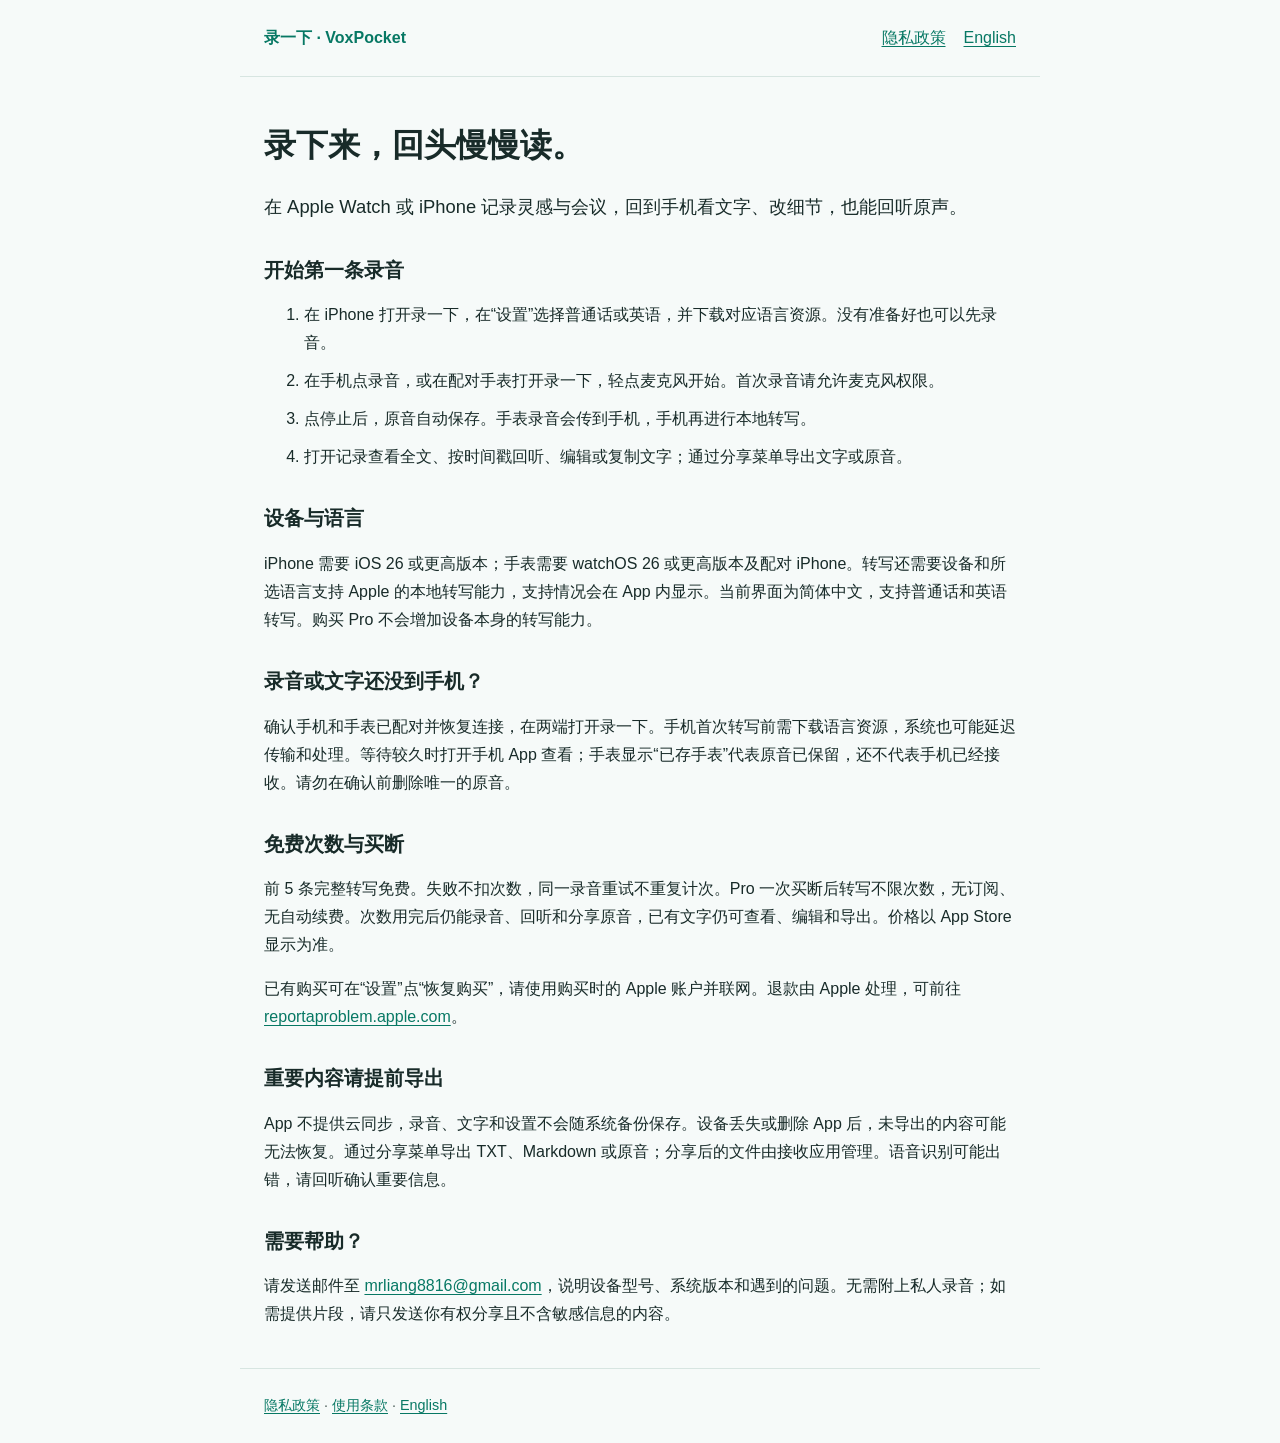
<file: VoxPocket/support-zh.html>
<!doctype html>
<html lang="zh-Hans"><head><meta charset="utf-8"><meta name="viewport" content="width=device-width,initial-scale=1"><title>使用支持 — 录一下 · VoxPocket</title><link rel="stylesheet" href="style.css"></head><body>
<header><a class="brand" href="support-zh.html">录一下 · VoxPocket</a><nav aria-label="页面导航"><a href="privacy-zh.html">隐私政策</a><a href="support.html" lang="en">English</a></nav></header>
<main><h1>录下来，回头慢慢读。</h1><p class="intro">在 Apple Watch 或 iPhone 记录灵感与会议，回到手机看文字、改细节，也能回听原声。</p>
<h2>开始第一条录音</h2><ol><li>在 iPhone 打开录一下，在“设置”选择普通话或英语，并下载对应语言资源。没有准备好也可以先录音。</li><li>在手机点录音，或在配对手表打开录一下，轻点麦克风开始。首次录音请允许麦克风权限。</li><li>点停止后，原音自动保存。手表录音会传到手机，手机再进行本地转写。</li><li>打开记录查看全文、按时间戳回听、编辑或复制文字；通过分享菜单导出文字或原音。</li></ol>
<h2>设备与语言</h2><p>iPhone 需要 iOS 26 或更高版本；手表需要 watchOS 26 或更高版本及配对 iPhone。转写还需要设备和所选语言支持 Apple 的本地转写能力，支持情况会在 App 内显示。当前界面为简体中文，支持普通话和英语转写。购买 Pro 不会增加设备本身的转写能力。</p>
<h2>录音或文字还没到手机？</h2><p>确认手机和手表已配对并恢复连接，在两端打开录一下。手机首次转写前需下载语言资源，系统也可能延迟传输和处理。等待较久时打开手机 App 查看；手表显示“已存手表”代表原音已保留，还不代表手机已经接收。请勿在确认前删除唯一的原音。</p>
<h2>免费次数与买断</h2><p>前 5 条完整转写免费。失败不扣次数，同一录音重试不重复计次。Pro 一次买断后转写不限次数，无订阅、无自动续费。次数用完后仍能录音、回听和分享原音，已有文字仍可查看、编辑和导出。价格以 App Store 显示为准。</p><p>已有购买可在“设置”点“恢复购买”，请使用购买时的 Apple 账户并联网。退款由 Apple 处理，可前往 <a href="https://reportaproblem.apple.com">reportaproblem.apple.com</a>。</p>
<h2>重要内容请提前导出</h2><p>App 不提供云同步，录音、文字和设置不会随系统备份保存。设备丢失或删除 App 后，未导出的内容可能无法恢复。通过分享菜单导出 TXT、Markdown 或原音；分享后的文件由接收应用管理。语音识别可能出错，请回听确认重要信息。</p>
<h2>需要帮助？</h2><p>请发送邮件至 <a href="mailto:mrliang8816@gmail.com">mrliang8816@gmail.com</a>，说明设备型号、系统版本和遇到的问题。无需附上私人录音；如需提供片段，请只发送你有权分享且不含敏感信息的内容。</p></main>
<footer><a href="privacy-zh.html">隐私政策</a> · <a href="https://www.apple.com/legal/internet-services/itunes/dev/stdeula/">使用条款</a> · <a href="support.html" lang="en">English</a></footer></body></html>
</file>
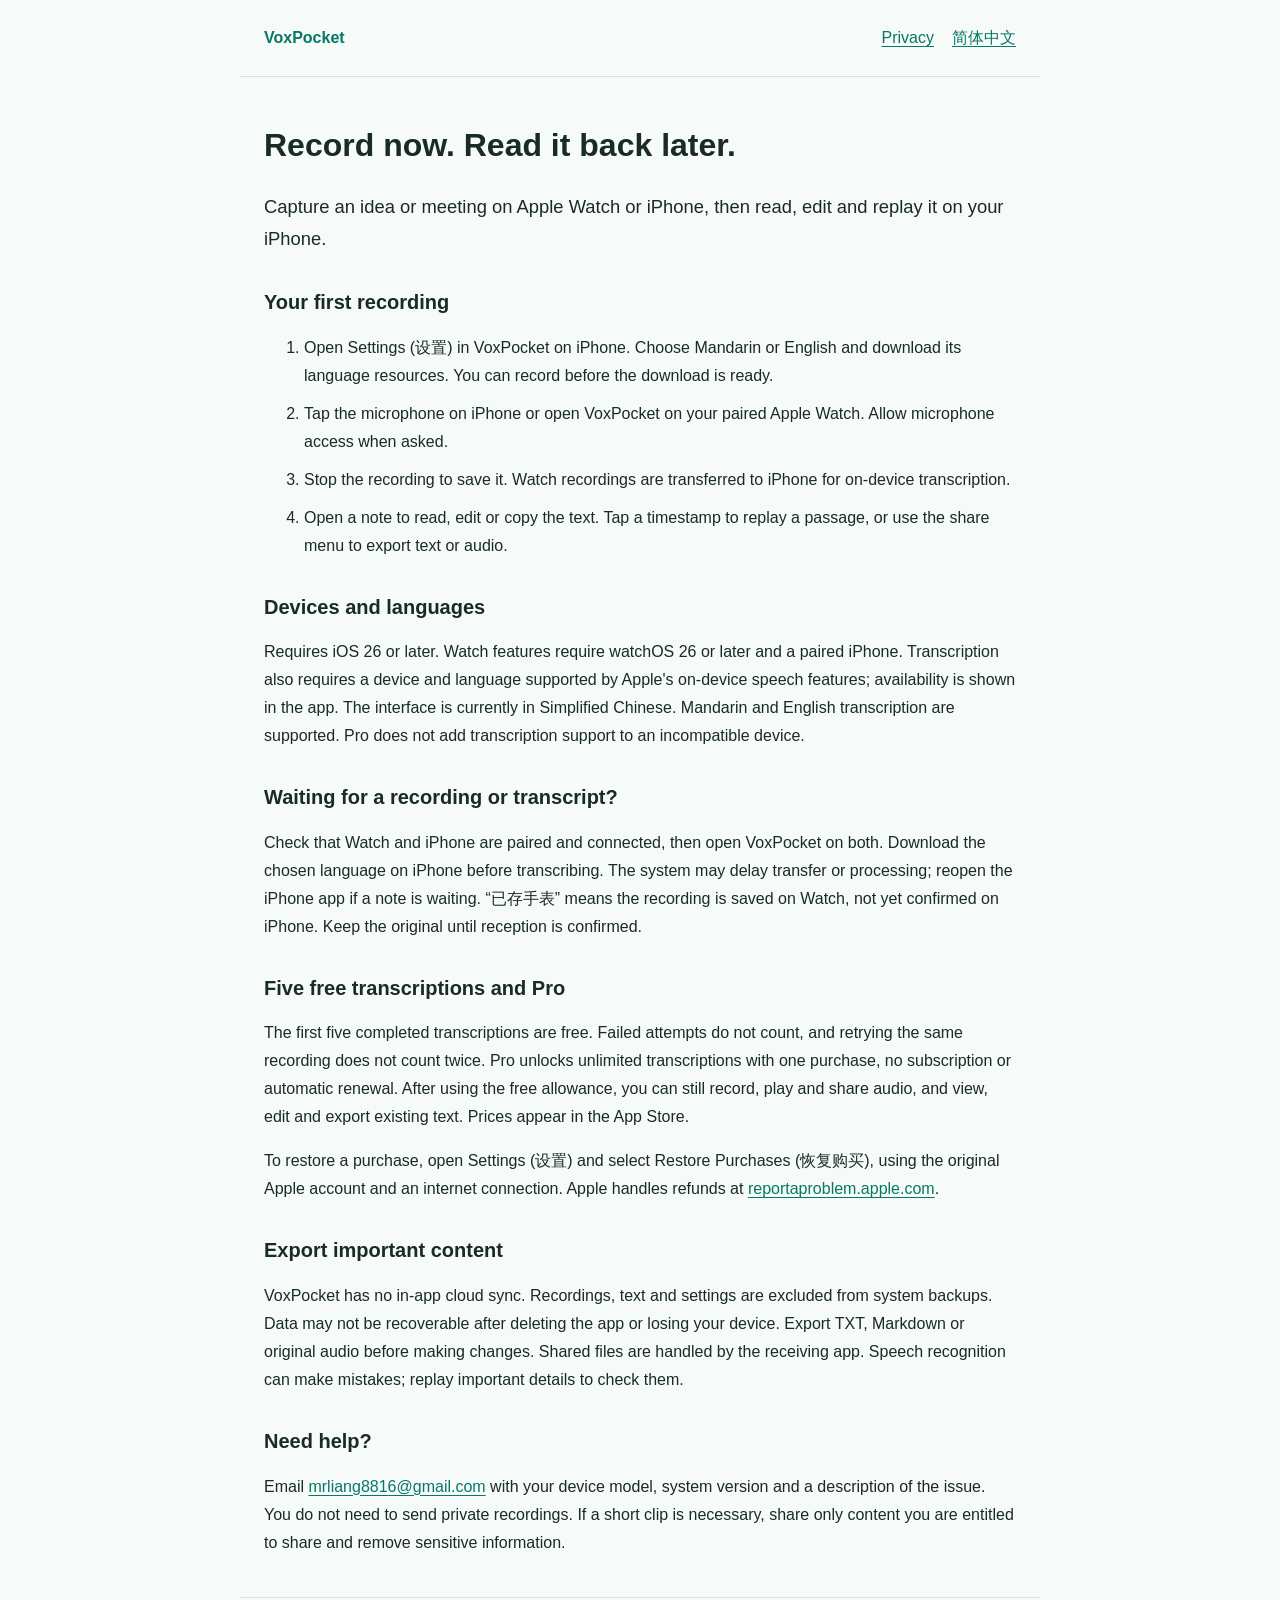
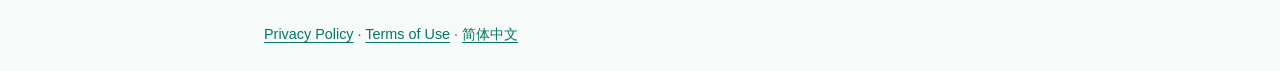
<file: VoxPocket/support.html>
<!doctype html>
<html lang="en"><head><meta charset="utf-8"><meta name="viewport" content="width=device-width,initial-scale=1"><title>Support — VoxPocket</title><link rel="stylesheet" href="style.css"></head><body>
<header><a class="brand" href="support.html">VoxPocket</a><nav aria-label="Navigation"><a href="privacy.html">Privacy</a><a href="support-zh.html" lang="zh-Hans">简体中文</a></nav></header>
<main><h1>Record now. Read it back later.</h1><p class="intro">Capture an idea or meeting on Apple Watch or iPhone, then read, edit and replay it on your iPhone.</p>
<h2>Your first recording</h2><ol><li>Open Settings (设置) in VoxPocket on iPhone. Choose Mandarin or English and download its language resources. You can record before the download is ready.</li><li>Tap the microphone on iPhone or open VoxPocket on your paired Apple Watch. Allow microphone access when asked.</li><li>Stop the recording to save it. Watch recordings are transferred to iPhone for on-device transcription.</li><li>Open a note to read, edit or copy the text. Tap a timestamp to replay a passage, or use the share menu to export text or audio.</li></ol>
<h2>Devices and languages</h2><p>Requires iOS 26 or later. Watch features require watchOS 26 or later and a paired iPhone. Transcription also requires a device and language supported by Apple's on-device speech features; availability is shown in the app. The interface is currently in Simplified Chinese. Mandarin and English transcription are supported. Pro does not add transcription support to an incompatible device.</p>
<h2>Waiting for a recording or transcript?</h2><p>Check that Watch and iPhone are paired and connected, then open VoxPocket on both. Download the chosen language on iPhone before transcribing. The system may delay transfer or processing; reopen the iPhone app if a note is waiting. “已存手表” means the recording is saved on Watch, not yet confirmed on iPhone. Keep the original until reception is confirmed.</p>
<h2>Five free transcriptions and Pro</h2><p>The first five completed transcriptions are free. Failed attempts do not count, and retrying the same recording does not count twice. Pro unlocks unlimited transcriptions with one purchase, no subscription or automatic renewal. After using the free allowance, you can still record, play and share audio, and view, edit and export existing text. Prices appear in the App Store.</p><p>To restore a purchase, open Settings (设置) and select Restore Purchases (恢复购买), using the original Apple account and an internet connection. Apple handles refunds at <a href="https://reportaproblem.apple.com">reportaproblem.apple.com</a>.</p>
<h2>Export important content</h2><p>VoxPocket has no in-app cloud sync. Recordings, text and settings are excluded from system backups. Data may not be recoverable after deleting the app or losing your device. Export TXT, Markdown or original audio before making changes. Shared files are handled by the receiving app. Speech recognition can make mistakes; replay important details to check them.</p>
<h2>Need help?</h2><p>Email <a href="mailto:mrliang8816@gmail.com">mrliang8816@gmail.com</a> with your device model, system version and a description of the issue. You do not need to send private recordings. If a short clip is necessary, share only content you are entitled to share and remove sensitive information.</p></main>
<footer><a href="privacy.html">Privacy Policy</a> · <a href="https://www.apple.com/legal/internet-services/itunes/dev/stdeula/">Terms of Use</a> · <a href="support-zh.html" lang="zh-Hans">简体中文</a></footer></body></html>
</file>
<file: PlanCue/style.css>
:root { color-scheme: light; --ink:#202938; --muted:#5c6879; --blue:#0868df; --paper:#fbfaf7; --line:#dce2e9; }
* { box-sizing:border-box; }
body { margin:0; color:var(--ink); background:var(--paper); font:17px/1.8 -apple-system,BlinkMacSystemFont,"Segoe UI","PingFang SC",sans-serif; }
header,main,footer { max-width:850px; margin:auto; padding:28px; }
header { display:flex; flex-wrap:wrap; align-items:center; justify-content:space-between; gap:18px; border-bottom:1px solid var(--line); }
.brand { font-size:23px; font-weight:750; color:var(--ink); text-decoration:none; }
nav { display:flex; flex-wrap:wrap; gap:18px; font-size:15px; }
a { color:var(--blue); text-underline-offset:4px; overflow-wrap:anywhere; }
a:focus-visible { outline:3px solid var(--blue); outline-offset:5px; border-radius:3px; }
h1 { font-size:clamp(29px,5vw,42px); line-height:1.3; margin:20px 0 12px; letter-spacing:-.025em; }
h2 { font-size:22px; line-height:1.45; margin:34px 0 10px; }
p,ul,ol { margin:12px 0; }
li { padding-left:4px; margin:6px 0; }
.intro { color:var(--muted); font-size:19px; }
.date { color:var(--muted); font-size:14px; }
.card { background:white; border:1px solid var(--line); border-radius:16px; padding:22px; margin:24px 0; }
.card h2 { margin-top:0; }
.actions { display:flex; flex-wrap:wrap; gap:12px; margin:18px 0 0; }
.button { display:inline-block; padding:8px 16px; border-radius:9px; border:1px solid var(--line); text-decoration:none; background:white; }
footer { color:var(--muted); font-size:14px; border-top:1px solid var(--line); margin-top:28px; }
@media(max-width:480px) { header,main,footer { padding:22px; } body { font-size:16px; } }
</file>
<file: VoxPocket/style.css>
:root{color-scheme:light dark;font-family:-apple-system,BlinkMacSystemFont,"Segoe UI",sans-serif;line-height:1.75;color:#182b29;background:#f6faf9}*{box-sizing:border-box}body{margin:0}header,main,footer{width:min(800px,100%);margin:auto;padding:24px}header{display:flex;justify-content:space-between;gap:16px;flex-wrap:wrap;border-bottom:1px solid #d7e5e1}a{color:#077864;text-underline-offset:3px}.brand{font-weight:700;text-decoration:none}nav{display:flex;gap:18px}h1{font-size:2rem;line-height:1.3;margin:24px 0}h2{font-size:1.25rem;line-height:1.5;margin-top:32px}.intro{font-size:1.15rem}.date,footer{color:#50615d}footer{border-top:1px solid #d7e5e1;font-size:.9rem}li{margin:10px 0}@media(prefers-color-scheme:dark){:root{color:#e4efeb;background:#111a18}a{color:#72ddbf}header,footer{border-color:#30453e}.date,footer{color:#acbeb6}}
</file>
